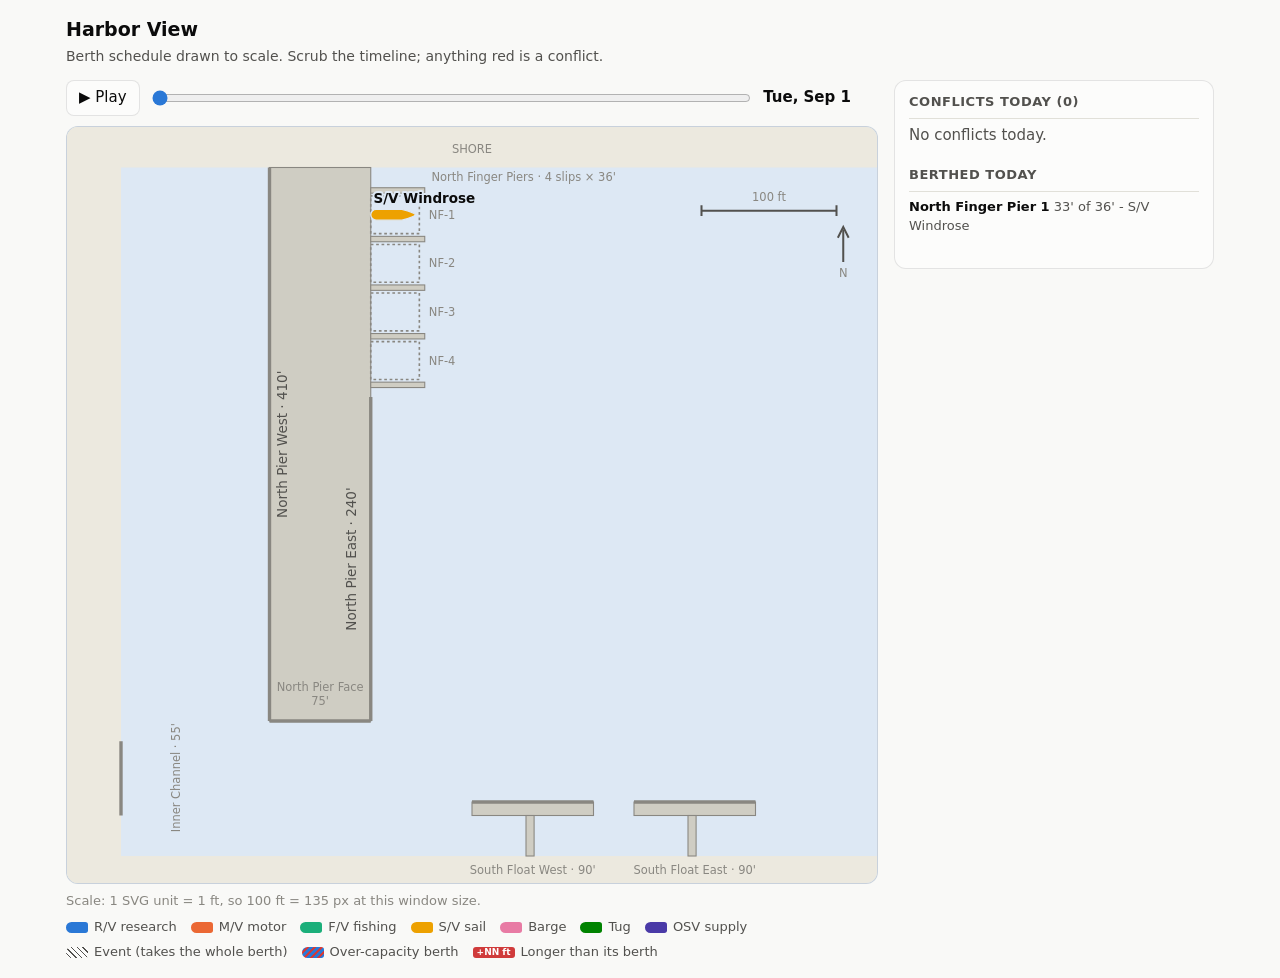
<file: prototypes/harbor.html>
<!DOCTYPE html>
<html lang="en">
<head>
<meta charset="utf-8">
<meta name="viewport" content="width=device-width, initial-scale=1">
<meta name="color-scheme" content="light dark">
<title>Harbor View</title>
<style>
/* ---- Color tokens (dataviz reference palette). Light first, dark below. ----
   Series colors identify vessel TYPE (categorical, fixed order). --critical is a
   status color reserved for conflicts and is never used for a vessel type. */
:root {
  color-scheme: light;
  --page: #f9f9f7;  --surface: #fcfcfb;  --ink: #0b0b0b;  --ink-2: #52514e;  --muted: #898781;
  --hair: #e1e0d9;  --border: rgba(11, 11, 11, .10);
  --water: #dde8f4; --land: #ece9df;  --pier: #cfcdc3;  --pier-edge: #898781;
  --c-rv: #2a78d6;  --c-mv: #eb6834;  --c-fv: #1baf7a;  --c-sv: #eda100;
  --c-barge: #e87ba4; --c-tug: #008300; --c-osv: #4a3aa7;
  --critical: #d03b3b; --on-critical: #ffffff;
}
@media (prefers-color-scheme: dark) {
  :root:not([data-theme="light"]) {
    color-scheme: dark;
    --page: #0d0d0d; --surface: #1a1a19; --ink: #ffffff; --ink-2: #c3c2b7; --muted: #898781;
    --hair: #2c2c2a; --border: rgba(255, 255, 255, .10);
    --water: #16263a; --land: #262622; --pier: #45443f; --pier-edge: #898781;
    --c-rv: #3987e5; --c-mv: #d95926; --c-fv: #199e70; --c-sv: #c98500;
    --c-barge: #d55181; --c-tug: #008300; --c-osv: #9085e9;
  }
}
:root[data-theme="dark"] {
  color-scheme: dark;
  --page: #0d0d0d; --surface: #1a1a19; --ink: #ffffff; --ink-2: #c3c2b7; --muted: #898781;
  --hair: #2c2c2a; --border: rgba(255, 255, 255, .10);
  --water: #16263a; --land: #262622; --pier: #45443f; --pier-edge: #898781;
  --c-rv: #3987e5; --c-mv: #d95926; --c-fv: #199e70; --c-sv: #c98500;
  --c-barge: #d55181; --c-tug: #008300; --c-osv: #9085e9;
}

/* ---- Page layout: one column on phones, map + side panel on wide screens ---- */
* { box-sizing: border-box; }
body { margin: 0; background: var(--page); color: var(--ink);
       font: 15px/1.45 system-ui, -apple-system, "Segoe UI", sans-serif; }
.wrap { max-width: 1180px; margin: 0 auto; padding: 16px; }
h1 { font-size: 19px; margin: 0 0 2px; }
.sub { margin: 0 0 14px; color: var(--ink-2); font-size: 14px; }
.layout { display: grid; gap: 16px; grid-template-columns: minmax(0, 1fr); }
@media (min-width: 900px) {
  .layout { grid-template-columns: minmax(0, 1fr) 320px; align-items: start; }
  .panel { position: sticky; top: 16px; }
}

/* ---- Controls ---- */
.controls { display: flex; align-items: center; gap: 10px; flex-wrap: wrap; margin-bottom: 10px; }
.controls input[type="range"] { flex: 1 1 160px; min-width: 120px; accent-color: var(--c-rv); }
button { font: inherit; padding: 6px 12px; border-radius: 8px; border: 1px solid var(--border);
         background: var(--surface); color: var(--ink); cursor: pointer; }
button:hover { border-color: var(--muted); }
.date { font-weight: 600; min-width: 11ch; font-variant-numeric: tabular-nums; }

/* ---- Map box. The SVG stretches to the box width; on very narrow screens the
   box scrolls sideways so labels stay legible (the page itself never does). ---- */
.map-wrap { position: relative; overflow-x: auto; border: 1px solid var(--border);
            border-radius: 12px; background: var(--water); }
#map { display: block; width: 100%; min-width: 540px; height: auto; }
#map text { font-family: system-ui, -apple-system, "Segoe UI", sans-serif; }
.land { fill: var(--land); }
.pier { fill: var(--pier); stroke: var(--pier-edge); stroke-width: .8; }
.lbl { fill: var(--ink-2); font-size: 10px; }
.lbl.small { fill: var(--muted); font-size: 8.5px; }
.compass line, .compass path, .scale line { stroke: var(--ink-2); stroke-width: 1.5; fill: none; }
.hatch-bg { fill: var(--surface); }
.hatch-event { stroke: var(--ink-2); stroke-width: 1.5; }
.hatch-conflict { stroke: var(--critical); stroke-width: 2; }

/* Berth faces: a fender line; a slip is an outlined box. Over capacity -> red pulse. */
.berth-line { stroke: var(--pier-edge); stroke-width: 2.5; fill: none; }
.berth-line.slip { stroke-width: 1.2; stroke-dasharray: 2 2; }
.berth-line.over { stroke: var(--critical); stroke-width: 4; stroke-dasharray: none;
                   animation: pulse 1.1s ease-in-out infinite; }
@keyframes pulse { 50% { stroke-opacity: .25; } }

/* Vessels: a <g> whose CSS transform is animated between "offshore" and "berthed". */
.vessel { cursor: pointer; transition: transform .45s ease, opacity .45s ease; }
.vessel.hidden { opacity: 0; pointer-events: none; }
.vessel .body { stroke: var(--water); stroke-width: 1; }          /* 1-unit surface ring between packed hulls */
.vessel:focus-visible { outline: none; }
.vessel:focus-visible .body { stroke: var(--ink); stroke-width: 2; }
.t-rv .body { fill: var(--c-rv); }   .t-mv .body { fill: var(--c-mv); }   .t-fv .body { fill: var(--c-fv); }
.t-sv .body { fill: var(--c-sv); }   .t-barge .body { fill: var(--c-barge); }
.t-tug .body { fill: var(--c-tug); } .t-osv .body { fill: var(--c-osv); }
.event .body { fill: url(#hatchEvent); stroke: var(--muted); stroke-dasharray: 3 2; }
.stripes { fill: url(#hatchConflict); display: none; }
.vessel.over .stripes { display: block; }                          /* striped overlay = over-capacity berth */
.name { font-size: 10px; font-weight: 600; fill: var(--ink); pointer-events: none;
        paint-order: stroke; stroke: var(--water); stroke-width: 3px; stroke-linejoin: round; }
.badge rect { fill: var(--critical); }
.badge text { fill: var(--on-critical); font-size: 8.5px; font-weight: 700; }

/* Click card, legend, side panel */
.card { position: absolute; z-index: 2; max-width: 250px; padding: 10px 26px 10px 12px; font-size: 13.5px;
        background: var(--surface); color: var(--ink); border: 1px solid var(--border);
        border-radius: 10px; box-shadow: 0 6px 20px rgba(0, 0, 0, .18); }
.card[hidden] { display: none; }
.card .close { position: absolute; top: 2px; right: 4px; border: 0; background: none; padding: 2px 6px; }
.card .meta { color: var(--ink-2); margin-top: 4px; }
.scale-note { margin: 8px 0 0; font-size: 13px; color: var(--muted); }
.legend { display: flex; flex-wrap: wrap; gap: 6px 14px; margin: 8px 0 0; padding: 0; font-size: 13px;
          color: var(--ink-2); list-style: none; }
.legend li { display: flex; align-items: center; gap: 6px; }
.sw { display: inline-block; width: 22px; height: 11px; border-radius: 6px 3px 3px 6px; }
.sw.hatch { background: repeating-linear-gradient(45deg, var(--surface) 0 3px, var(--ink-2) 3px 4px); }
.sw.stripe { background: repeating-linear-gradient(135deg, var(--c-rv) 0 3px, var(--critical) 3px 5px); }
.sw.pill { width: auto; padding: 0 4px; border-radius: 3px; background: var(--critical);
           color: var(--on-critical); font-size: 9px; font-weight: 700; line-height: 11px; }
.panel { background: var(--surface); border: 1px solid var(--border); border-radius: 12px; padding: 12px 14px; }
.panel h2 { font-size: 13px; margin: 0 0 6px; text-transform: uppercase; letter-spacing: .04em; color: var(--ink-2); }
.panel ul { margin: 0 0 14px; padding: 0; list-style: none; }
.conflict, .occ { display: flex; gap: 8px; padding: 6px 0; border-top: 1px solid var(--hair); font-size: 14px; }
.ico { flex: none; width: 18px; height: 18px; border-radius: 50%; background: var(--critical);
       color: var(--on-critical); font-size: 12px; font-weight: 800; text-align: center; line-height: 18px; }
.ok { color: var(--ink-2); padding: 6px 0; border-top: 1px solid var(--hair); }
.occ { font-size: 13px; color: var(--ink-2); display: block; }
.occ b { color: var(--ink); font-weight: 600; }
@media (prefers-reduced-motion: reduce) {
  .vessel { transition: none; }
  .berth-line.over { animation: none; }
}
</style>
</head>
<body>
<div class="wrap">
  <h1>Harbor View</h1>
  <p class="sub">Berth schedule drawn to scale. Scrub the timeline; anything red is a conflict.</p>
  <div class="layout">
    <section>
      <div class="controls">
        <button id="play" aria-pressed="false">&#9654; Play</button>
        <input id="day" type="range" min="0" max="59" value="0" aria-label="Day of schedule">
        <span id="date" class="date"></span>
      </div>

      <div id="mapWrap" class="map-wrap">
        <!-- The viewBox is 600 x 560 FEET: every coordinate below is a distance in feet.
             The browser stretches the drawing to fit, so all berths and hulls share one scale. -->
        <svg id="map" viewBox="0 0 600 560" role="img" aria-labelledby="mapTitle">
          <title id="mapTitle">Plan view of the waterfront berths</title>
          <defs>
            <pattern id="hatchEvent" patternUnits="userSpaceOnUse" width="8" height="8" patternTransform="rotate(45)">
              <rect class="hatch-bg" width="8" height="8"/><line class="hatch-event" x1="0" y1="0" x2="0" y2="8"/>
            </pattern>
            <pattern id="hatchConflict" patternUnits="userSpaceOnUse" width="6" height="6" patternTransform="rotate(135)">
              <line class="hatch-conflict" x1="0" y1="0" x2="0" y2="6"/>
            </pattern>
          </defs>

          <!-- Land: north shore, west shore, south shore -->
          <g class="land">
            <rect x="0" y="0" width="600" height="30"/>
            <rect x="0" y="0" width="40" height="560"/>
            <rect x="0" y="540" width="600" height="20"/>
          </g>

          <!-- Structures. North Pier: 75 ft wide, 410 ft long, running south from the shore.
               Its west side is the 410' berth, its south end the 75' Face, and the southern
               240' of its east side the East berth; the northern part carries the finger piers. -->
          <g class="pier">
            <rect x="150" y="30" width="75" height="410"/>
            <rect x="225" y="45" width="40" height="4"/>
            <rect x="225" y="81" width="40" height="4"/>
            <rect x="225" y="117" width="40" height="4"/>
            <rect x="225" y="153" width="40" height="4"/>
            <rect x="225" y="189" width="40" height="4"/>
            <rect x="300" y="500" width="90" height="10"/><rect x="340" y="510" width="6" height="30"/>
            <rect x="420" y="500" width="90" height="10"/><rect x="460" y="510" width="6" height="30"/>
          </g>

          <!-- Berth labels -->
          <text class="lbl small" x="300" y="19" text-anchor="middle">SHORE</text>
          <text class="lbl" transform="translate(163 235) rotate(-90)" text-anchor="middle">North Pier West &#183; 410'</text>
          <text class="lbl" transform="translate(214 320) rotate(-90)" text-anchor="middle">North Pier East &#183; 240'</text>
          <text class="lbl small" x="187.5" y="418" text-anchor="middle">North Pier Face<tspan x="187.5" dy="10">75'</tspan></text>
          <text class="lbl small" x="270" y="40">North Finger Piers &#183; 4 slips &#215; 36'</text>
          <text class="lbl small" x="268" y="68">NF-1</text>
          <text class="lbl small" x="268" y="104">NF-2</text>
          <text class="lbl small" x="268" y="140">NF-3</text>
          <text class="lbl small" x="268" y="176">NF-4</text>
          <text class="lbl small" transform="translate(84 482) rotate(-90)" text-anchor="middle">Inner Channel &#183; 55'</text>
          <text class="lbl small" x="345" y="553" text-anchor="middle">South Float West &#183; 90'</text>
          <text class="lbl small" x="465" y="553" text-anchor="middle">South Float East &#183; 90'</text>

          <!-- Scale bar (100 ft) and north arrow -->
          <g class="scale" transform="translate(470 62)">
            <line x1="0" y1="0" x2="100" y2="0"/><line x1="0" y1="-4" x2="0" y2="4"/><line x1="100" y1="-4" x2="100" y2="4"/>
            <text class="lbl small" x="50" y="-7" text-anchor="middle">100 ft</text>
          </g>
          <g class="compass" transform="translate(575 100)">
            <line x1="0" y1="0" x2="0" y2="-24"/><path d="M-4,-18 L0,-26 L4,-18"/>
            <text class="lbl small" y="11" text-anchor="middle">N</text>
          </g>

          <!-- Dynamic layers, filled by the script -->
          <g id="berthLines"></g>
          <g id="bands"></g>
          <g id="vessels"></g>
        </svg>
        <div id="card" class="card" hidden></div>
      </div>

      <p class="scale-note">Scale: 1 SVG unit = 1 ft, so 100 ft = <span id="pxPerFt">&#8230;</span> px at this window size.</p>
      <ul class="legend" aria-label="Legend">
        <li><span class="sw" style="background:var(--c-rv)"></span>R/V research</li>
        <li><span class="sw" style="background:var(--c-mv)"></span>M/V motor</li>
        <li><span class="sw" style="background:var(--c-fv)"></span>F/V fishing</li>
        <li><span class="sw" style="background:var(--c-sv)"></span>S/V sail</li>
        <li><span class="sw" style="background:var(--c-barge)"></span>Barge</li>
        <li><span class="sw" style="background:var(--c-tug)"></span>Tug</li>
        <li><span class="sw" style="background:var(--c-osv)"></span>OSV supply</li>
        <li><span class="sw hatch"></span>Event (takes the whole berth)</li>
        <li><span class="sw stripe"></span>Over-capacity berth</li>
        <li><span class="sw pill">+NN ft</span>Longer than its berth</li>
      </ul>
    </section>

    <aside class="panel">
      <h2>Conflicts today (<span id="count">0</span>)</h2>
      <ul id="conflicts"></ul>
      <h2>Berthed today</h2>
      <ul id="occupancy"></ul>
    </aside>
  </div>
</div>

<script>
'use strict';
/* =====================================================================
   1. SCALE
   The SVG viewBox is 600 x 560 and we treat 1 unit = 1 foot. A 120 ft hull is a
   120-unit path, a 75 ft face is a 75-unit line. The browser then scales the whole
   picture to the page width, so pixels-per-foot changes with the window but every
   shape shares it. updateScaleNote() prints the current value under the map.
   ===================================================================== */
const FENDER   = 2;    // ft between a hull and the berth face
const PACK_GAP = 4;    // ft between hulls moored end-to-end (the capacity rule ignores it)
const OFFSHORE = 80;   // ft: where a hull waits before arriving / after departing
const BAND     = 14;   // ft: thickness of an event band
const VIEW_W   = 600;  // viewBox width in feet, for the px-per-foot readout

/* 2. BERTHS. Coordinates are feet on the map above.
   start = where the first vessel's stern goes;  dir = unit vector along the face
   (hulls are packed in this direction);  water = unit vector from the face into open
   water (hulls sit on that side). A slip has water [0,0]: its hull sits on the slip's
   centreline and enters or leaves through the open end, i.e. along dir. */
const BERTHS = [
  { id: 'NPW', name: 'North Pier West',     len: 410, kind: 'linear', start: [150, 30],  dir: [0, 1], water: [-1, 0] },
  { id: 'NPF', name: 'North Pier Face',     len: 75,  kind: 'linear', start: [150, 440], dir: [1, 0], water: [0, 1] },
  { id: 'NPE', name: 'North Pier East',     len: 240, kind: 'linear', start: [225, 200], dir: [0, 1], water: [1, 0] },
  { id: 'IC',  name: 'Inner Channel',       len: 55,  kind: 'linear', start: [40, 455],  dir: [0, 1], water: [1, 0] },
  { id: 'SFW', name: 'South Float West',    len: 90,  kind: 'linear', start: [300, 500], dir: [1, 0], water: [0, -1] },
  { id: 'SFE', name: 'South Float East',    len: 90,  kind: 'linear', start: [420, 500], dir: [1, 0], water: [0, -1] },
  { id: 'NF1', name: 'North Finger Pier 1', len: 36,  kind: 'slip',   start: [225, 65],  dir: [1, 0], water: [0, 0] },
  { id: 'NF2', name: 'North Finger Pier 2', len: 36,  kind: 'slip',   start: [225, 101], dir: [1, 0], water: [0, 0] },
  { id: 'NF3', name: 'North Finger Pier 3', len: 36,  kind: 'slip',   start: [225, 137], dir: [1, 0], water: [0, 0] },
  { id: 'NF4', name: 'North Finger Pier 4', len: 36,  kind: 'slip',   start: [225, 173], dir: [1, 0], water: [0, 0] },
];

/* 3. SCHEDULE (60 days from 1 Sep 2026). Dates are END-INCLUSIVE: a stay from
   09-10 to 09-18 occupies the berth on both of those days. An event has no length
   of its own; it takes the whole berth. */
const RESERVATIONS = [
  { name: 'R/V Tidewatch',       len: 95,  berth: 'NPW', start: '2026-09-02', end: '2026-09-06' },
  { name: 'Barge Bluewater',     len: 110, berth: 'NPE', start: '2026-09-03', end: '2026-09-09' },
  { name: 'R/V Coral Warden',    len: 120, berth: 'NPF', start: '2026-09-05', end: '2026-09-09' }, // 120' on a 75' face
  { name: 'S/V Windrose',        len: 33,  berth: 'NF1', start: '2026-09-01', end: '2026-09-30' },
  { name: 'S/V Pelagic',         len: 30,  berth: 'NF4', start: '2026-09-03', end: '2026-09-09' },
  { name: 'F/V Kestrel',         len: 72,  berth: 'SFW', start: '2026-09-08', end: '2026-09-14' },
  { name: 'F/V Salt Runner',     len: 60,  berth: 'SFE', start: '2026-09-10', end: '2026-09-18' },
  { name: 'M/V Sea Lark',        len: 48,  berth: 'IC',  start: '2026-09-12', end: '2026-09-16' },
  { name: 'S/V Marlin',          len: 38,  berth: 'NF3', start: '2026-09-12', end: '2026-10-02' }, // 38' in a 36' slip
  { name: 'F/V Morning Tide',    len: 55,  berth: 'SFE', start: '2026-09-15', end: '2026-09-22' }, // 60+55 > 90 with Salt Runner
  { name: 'OSV Deep Anchor',     len: 210, berth: 'NPW', start: '2026-09-18', end: '2026-09-26' },
  { name: 'OSV Meridian',        len: 160, berth: 'NPE', start: '2026-09-20', end: '2026-09-30' },
  { name: 'Tug Osprey',          len: 85,  berth: 'NPW', start: '2026-09-20', end: '2026-09-24' },
  { name: 'R/V Petrel',          len: 65,  berth: 'NPW', start: '2026-09-21', end: '2026-09-23' }, // 3 hulls on the 410' pier
  { name: 'F/V Kestrel',         len: 72,  berth: 'NPF', start: '2026-09-24', end: '2026-09-27' },
  { name: 'R/V Tidewatch',       len: 95,  berth: 'NPE', start: '2026-09-27', end: '2026-10-05' }, // 160+95 > 240 with Meridian
  { name: 'M/V Sea Lark',        len: 48,  berth: 'SFW', start: '2026-10-01', end: '2026-10-06' },
  { name: 'S/V Alouette',        len: 34,  berth: 'NF2', start: '2026-10-01', end: '2026-10-10' },
  { name: 'Community sail day',  event: true, berth: 'SFW', start: '2026-10-03', end: '2026-10-04' }, // clashes with Sea Lark
  { name: 'S/V Pelagic',         len: 30,  berth: 'NF2', start: '2026-10-08', end: '2026-10-12' }, // two boats, one slip
  { name: 'M/V Harbor Star',     len: 140, berth: 'NPE', start: '2026-10-08', end: '2026-10-14' },
  { name: "R/V Neptune's Reach", len: 200, berth: 'NPW', start: '2026-10-10', end: '2026-10-20' },
  { name: 'Tug Grit',            len: 70,  berth: 'IC',  start: '2026-10-12', end: '2026-10-16' }, // 70' on a 55' quay
  { name: 'S/V Windrose',        len: 33,  berth: 'NF1', start: '2026-10-14', end: '2026-10-30' },
  { name: 'Barge Titan 4',       len: 180, berth: 'NPW', start: '2026-10-15', end: '2026-10-22' },
  { name: 'Crane maintenance',   event: true, berth: 'NPF', start: '2026-10-18', end: '2026-10-21' },
  { name: 'R/V Coral Warden',    len: 120, berth: 'SFE', start: '2026-10-20', end: '2026-10-26' }, // 120' on a 90' float
  { name: 'Tug Osprey',          len: 85,  berth: 'SFW', start: '2026-10-24', end: '2026-10-28' },
];
const TYPE_NAMES = { rv: 'Research vessel', mv: 'Motor vessel', fv: 'Fishing vessel', sv: 'Sailing vessel',
                     barge: 'Barge', tug: 'Tug', osv: 'Offshore supply vessel' };

/* 4. SMALL HELPERS */
const START = Date.UTC(2026, 8, 1);   // day 0 = 1 Sep 2026 (months are 0-based). UTC avoids DST slips.
const DAYS  = 60;
const $     = id => document.getElementById(id);
const dayOf = iso => Math.round((Date.parse(iso + 'T00:00:00Z') - START) / 864e5);
const fmtDate = d => new Date(START + d * 864e5)
  .toLocaleDateString(undefined, { weekday: 'short', month: 'short', day: 'numeric', timeZone: 'UTC' });
const berthById = id => BERTHS.find(b => b.id === id);
const typeOf    = r => r.name.split(' ')[0].replace('/', '').toLowerCase();   // 'R/V Petrel' -> 'rv'
const lengthOf  = (r, b) => r.event ? b.len : r.len;                         // an event fills its berth
const beamOf    = len => Math.max(8, Math.min(36, len * 0.24));               // plausible beam in feet
const isSlip    = b => b.kind === 'slip';
const arriveFrom = b => isSlip(b) ? b.dir : b.water;                          // which way hulls come and go

/* Make an SVG element with attributes and (optionally) append it to a parent. */
function el(tag, attrs, parent) {
  const e = document.createElementNS('http://www.w3.org/2000/svg', tag);
  for (const k in attrs) e.setAttribute(k, attrs[k]);
  if (parent) parent.appendChild(e);
  return e;
}

/* Hull outline in local coordinates: centreline on y = 0, stern at x = -L/2 (rounded
   with a half circle), bow at x = +L/2 (pointed). h is half the beam. */
function hullPath(L, h) {
  const s = -L / 2, e = L / 2, taper = Math.min(L * 0.3, 3 * h);
  return `M${s + h},${-h} H${e - taper} Q${e},${-h * 0.35} ${e},0 Q${e},${h * 0.35} ${e - taper},${h}` +
         ` H${s + h} A${h},${h} 0 0 1 ${s + h},${-h} Z`;
}

/* CSS transform that puts a hull (or event band) on its berth. offset = feet from the
   berth start to the stern. When berthed is false the hull is parked OFFSHORE feet out
   in the water, which is where the arrival/departure animation starts and ends. */
function transformFor(r, b, offset, berthed) {
  const L = lengthOf(r, b), h = (r.event ? BAND : beamOf(L)) / 2;
  const along = offset + L / 2;                          // hull centre, measured along the face
  const out = isSlip(b) ? 0 : FENDER + h;                // push the hull off the face onto the water side
  let cx = b.start[0] + b.dir[0] * along + b.water[0] * out;
  let cy = b.start[1] + b.dir[1] * along + b.water[1] * out;
  if (!berthed) { const a = arriveFrom(b); cx += a[0] * OFFSHORE; cy += a[1] * OFFSHORE; }
  const angle = Math.atan2(b.dir[1], b.dir[0]) * 180 / Math.PI;   // 0 = pointing east, 90 = pointing south
  return `translate(${cx}px, ${cy}px) rotate(${angle}deg)`;
}

/* 5. BUILD. One <g> per reservation, created once and moved by setDay(). */
function buildVessel(r) {
  const b = berthById(r.berth), L = lengthOf(r, b);
  const h = (r.event ? BAND : beamOf(L)) / 2;
  const vertical = b.dir[0] === 0;                                 // hull lies north-south
  // Which side of the hull faces the water, in local coords (+1 = local +y). 0 for slips.
  const waterSide = b.dir[0] * b.water[1] - b.dir[1] * b.water[0];
  const labelSide = waterSide > 0 ? 1 : -1;                        // beside-labels go on the water side
  const g = el('g', { class: `vessel hidden ${r.event ? 'event' : 't-' + typeOf(r)}`, tabindex: 0, role: 'button',
                      'aria-label': r.event ? `${r.name}, event at ${b.name}` : `${r.name}, ${r.len} ft, at ${b.name}` },
               $(r.event ? 'bands' : 'vessels'));
  const shape = r.event ? `M${-L / 2},${-h} h${L} v${2 * h} h${-L} Z` : hullPath(L, h);
  el('path', { d: shape, class: 'body' }, g);
  el('path', { d: shape, class: 'stripes' }, g);                   // shown only while over capacity
  el('title', {}, g).textContent = r.event ? r.name : `${r.name} (${r.len}')`;

  // Name: inside the hull when it is long enough, otherwise just beside it.
  const inside = r.event || L >= r.name.length * 6 + 16;
  const label = el('text', { class: 'name', 'dominant-baseline': 'middle',
                             x: inside || vertical ? 0 : -L / 2 + 2,
                             y: inside ? 0 : labelSide * (h + 8),
                             'text-anchor': inside || vertical ? 'middle' : 'start' }, g);
  if (vertical) label.setAttribute('transform', 'rotate(180)');    // so a rotated hull's text reads bottom-to-top
  label.textContent = r.name;

  // "+NN ft" badge for a vessel that is longer than its berth, sitting over the overhang.
  if (!r.event && r.len > b.len) {
    const over = r.len - b.len;
    const badge = el('g', { class: 'badge',
      transform: `translate(${L / 2 - over / 2},${-labelSide * (h + 8)})${vertical ? ' rotate(180)' : ''}` }, g);
    el('rect', { x: -17, y: -6, width: 34, height: 12, rx: 3 }, badge);
    el('text', { 'text-anchor': 'middle', 'dominant-baseline': 'middle', y: 0.5 }, badge).textContent = `+${over} ft`;
  }
  g.style.transform = transformFor(r, b, 0, false);                // start parked offshore
  g.addEventListener('click', ev => openCard(r, ev.clientX, ev.clientY));
  g.addEventListener('keydown', ev => {
    if (ev.key === 'Enter' || ev.key === ' ') { ev.preventDefault(); const bb = g.getBoundingClientRect();
      openCard(r, bb.left + bb.width / 2, bb.top + bb.height / 2); }
  });
  r.el = g;
}

/* Draw each berth's face as a fender line (slips as a dashed box) so it can pulse red. */
function drawBerthLines() {
  for (const b of BERTHS) {
    const [x, y] = b.start;
    b.lineEl = isSlip(b)
      ? el('rect', { x, y: y - 14, width: b.len, height: 28, class: 'berth-line slip' }, $('berthLines'))
      : el('line', { x1: x, y1: y, x2: x + b.dir[0] * b.len, y2: y + b.dir[1] * b.len, class: 'berth-line' }, $('berthLines'));
    el('title', {}, b.lineEl).textContent = `${b.name} (${b.len}')`;
  }
}

/* 6. SCHEDULE RULES */
const activeOn  = day => RESERVATIONS.filter(r => r.s <= day && day <= r.e);   // end date is inclusive
const byArrival = (a, b) => a.s - b.s || (a.len || 0) - (b.len || 0);

/* Where each active hull sits along its face: earliest arrival nearest the start, the
   rest packed after it with PACK_GAP between. Events keep offset 0 (whole berth). */
function placementsOn(day) {
  const at = new Map();
  for (const b of BERTHS) {
    let cursor = 0;
    for (const r of activeOn(day).filter(r => r.berth === b.id).sort(byArrival)) {
      at.set(r, r.event ? 0 : cursor);
      cursor += lengthOf(r, b) + PACK_GAP;
    }
  }
  return at;
}

/* THE CAPACITY RULE - two independent checks per berth:
   - overhang: a vessel longer than its berth never fits, even when it is alone;
   - over capacity: a slip holds ONE vessel; a linear face holds any number as long as
     their lengths add up to no more than the face length (an event counts as the whole
     face). The gaps between packed hulls are ignored on purpose. */
function conflictsOn(day) {
  const list = [];
  for (const b of BERTHS) {
    const here = activeOn(day).filter(r => r.berth === b.id);
    for (const r of here) {
      if (!r.event && r.len > b.len) list.push({ kind: 'overhang', berth: b, res: [r],
        text: `${r.name} (${r.len}') exceeds ${b.name} (${b.len}') by ${r.len - b.len} ft` });
    }
    if (here.length < 2) continue;
    const total = here.reduce((sum, r) => sum + lengthOf(r, b), 0);
    const parts = here.map(r => r.event ? `${r.name} (event, all ${b.len}')` : `${r.name} (${r.len}')`);
    if (isSlip(b)) list.push({ kind: 'overcap', berth: b, res: here,
      text: `${b.name} double-booked: ${parts.join(' and ')} - a slip holds one vessel` });
    else if (total > b.len) list.push({ kind: 'overcap', berth: b, res: here,
      text: `${b.name} over capacity: ${parts.join(' + ')} = ${total}' > ${b.len}'` });
  }
  return list;
}

/* 7. RENDER ONE DAY: move every hull to its berth or offshore, flag conflicts, fill the panel. */
const state = { day: 0 };
function setDay(day) {
  state.day = day;
  $('day').value = day;
  $('date').textContent = fmtDate(day);
  const active = activeOn(day), at = placementsOn(day), conflicts = conflictsOn(day);
  const overCap   = conflicts.filter(c => c.kind === 'overcap');
  const striped   = new Set(overCap.flatMap(c => c.res));
  const hotBerths = new Set(overCap.map(c => c.berth));
  for (const r of RESERVATIONS) {
    const on = active.includes(r), b = berthById(r.berth);
    if (on) r.offset = at.get(r);                       // remember the spot so it departs from there
    r.el.classList.toggle('hidden', !on);
    r.el.classList.toggle('over', striped.has(r));
    r.el.style.transform = transformFor(r, b, r.offset || 0, on);
  }
  for (const b of BERTHS) b.lineEl.classList.toggle('over', hotBerths.has(b));
  renderPanel(conflicts, active);
}

function renderPanel(conflicts, active) {
  const list = $('conflicts');
  list.innerHTML = conflicts.length ? '' : '<li class="ok">No conflicts today.</li>';
  $('count').textContent = conflicts.length;
  for (const c of conflicts) {
    const li = document.createElement('li');
    li.className = 'conflict';
    li.innerHTML = `<span class="ico" aria-hidden="true">${c.kind === 'overcap' ? '!' : '+'}</span><span></span>`;
    li.lastChild.textContent = c.text;
    list.appendChild(li);
  }
  const occ = $('occupancy');
  occ.innerHTML = '';
  for (const b of BERTHS) {
    const here = active.filter(r => r.berth === b.id);
    if (!here.length) continue;
    const used = here.reduce((sum, r) => sum + lengthOf(r, b), 0);
    const li = document.createElement('li');
    li.className = 'occ';
    li.innerHTML = '<b></b> ';
    li.firstChild.textContent = b.name;
    li.appendChild(document.createTextNode(`${used}' of ${b.len}' - ${here.map(r => r.name).join(', ')}`));
    occ.appendChild(li);
  }
  if (!occ.children.length) occ.innerHTML = '<li class="ok">Nothing berthed.</li>';
}

/* 8. TIMELINE CONTROLS: the slider picks a day; Play advances one day every 400 ms. */
let timer = null;
function play() {
  timer = setInterval(() => (state.day < DAYS - 1 ? setDay(state.day + 1) : pause()), 400);
  $('play').innerHTML = '&#10074;&#10074; Pause';
  $('play').setAttribute('aria-pressed', 'true');
}
function pause() {
  clearInterval(timer);
  timer = null;
  $('play').innerHTML = '&#9654; Play';
  $('play').setAttribute('aria-pressed', 'false');
}
$('play').addEventListener('click', () => {
  if (timer) { pause(); return; }
  if (state.day >= DAYS - 1) setDay(0);                 // at the end: start over
  play();
});
$('day').addEventListener('input', () => { pause(); setDay(+$('day').value); });

/* 9. CLICK CARD: details for one reservation, placed near the click but kept inside the map box. */
function openCard(r, clientX, clientY) {
  const b = berthById(r.berth), card = $('card'), wrap = $('mapWrap');
  const status = r.event ? 'Event: occupies the whole berth'
               : r.len > b.len ? `Does not fit: ${r.len - b.len} ft longer than the berth` : 'Fits the berth';
  card.innerHTML = '<button class="close" aria-label="Close">&#215;</button><strong></strong><div class="meta"></div>';
  card.querySelector('strong').textContent = r.name;
  const lines = [ r.event ? 'Event' : `${r.len} ft - ${TYPE_NAMES[typeOf(r)]}`,
                  `${b.name} (${b.len} ft)`,
                  `${fmtDate(r.s)} to ${fmtDate(r.e)} (${r.e - r.s + 1} days)`, status ];
  for (const t of lines) { const d = document.createElement('div'); d.textContent = t; card.querySelector('.meta').appendChild(d); }
  card.querySelector('.close').addEventListener('click', closeCard);
  card.hidden = false;
  const box = wrap.getBoundingClientRect();
  const x = clientX - box.left + wrap.scrollLeft, y = clientY - box.top;
  card.style.left = Math.max(4, Math.min(x + 12, wrap.scrollLeft + wrap.clientWidth - card.offsetWidth - 8)) + 'px';
  card.style.top  = Math.max(4, Math.min(y + 12, wrap.clientHeight - card.offsetHeight - 8)) + 'px';
}
function closeCard() { $('card').hidden = true; }
$('map').addEventListener('click', ev => { if (!ev.target.closest('.vessel')) closeCard(); });
document.addEventListener('keydown', ev => { if (ev.key === 'Escape') closeCard(); });

/* 10. SCALE READOUT: the SVG's on-screen width divided by its width in feet. */
function updateScaleNote() {
  const pxPerFt = $('map').getBoundingClientRect().width / VIEW_W;
  $('pxPerFt').textContent = Math.round(pxPerFt * 100);
}
window.addEventListener('resize', updateScaleNote);

/* 11. START */
for (const r of RESERVATIONS) { r.s = dayOf(r.start); r.e = dayOf(r.end); buildVessel(r); }
drawBerthLines();
updateScaleNote();
setTimeout(() => setDay(0), 50);                        // a beat later, so day-0 vessels visibly sail in
</script>
</body>
</html>
</file>
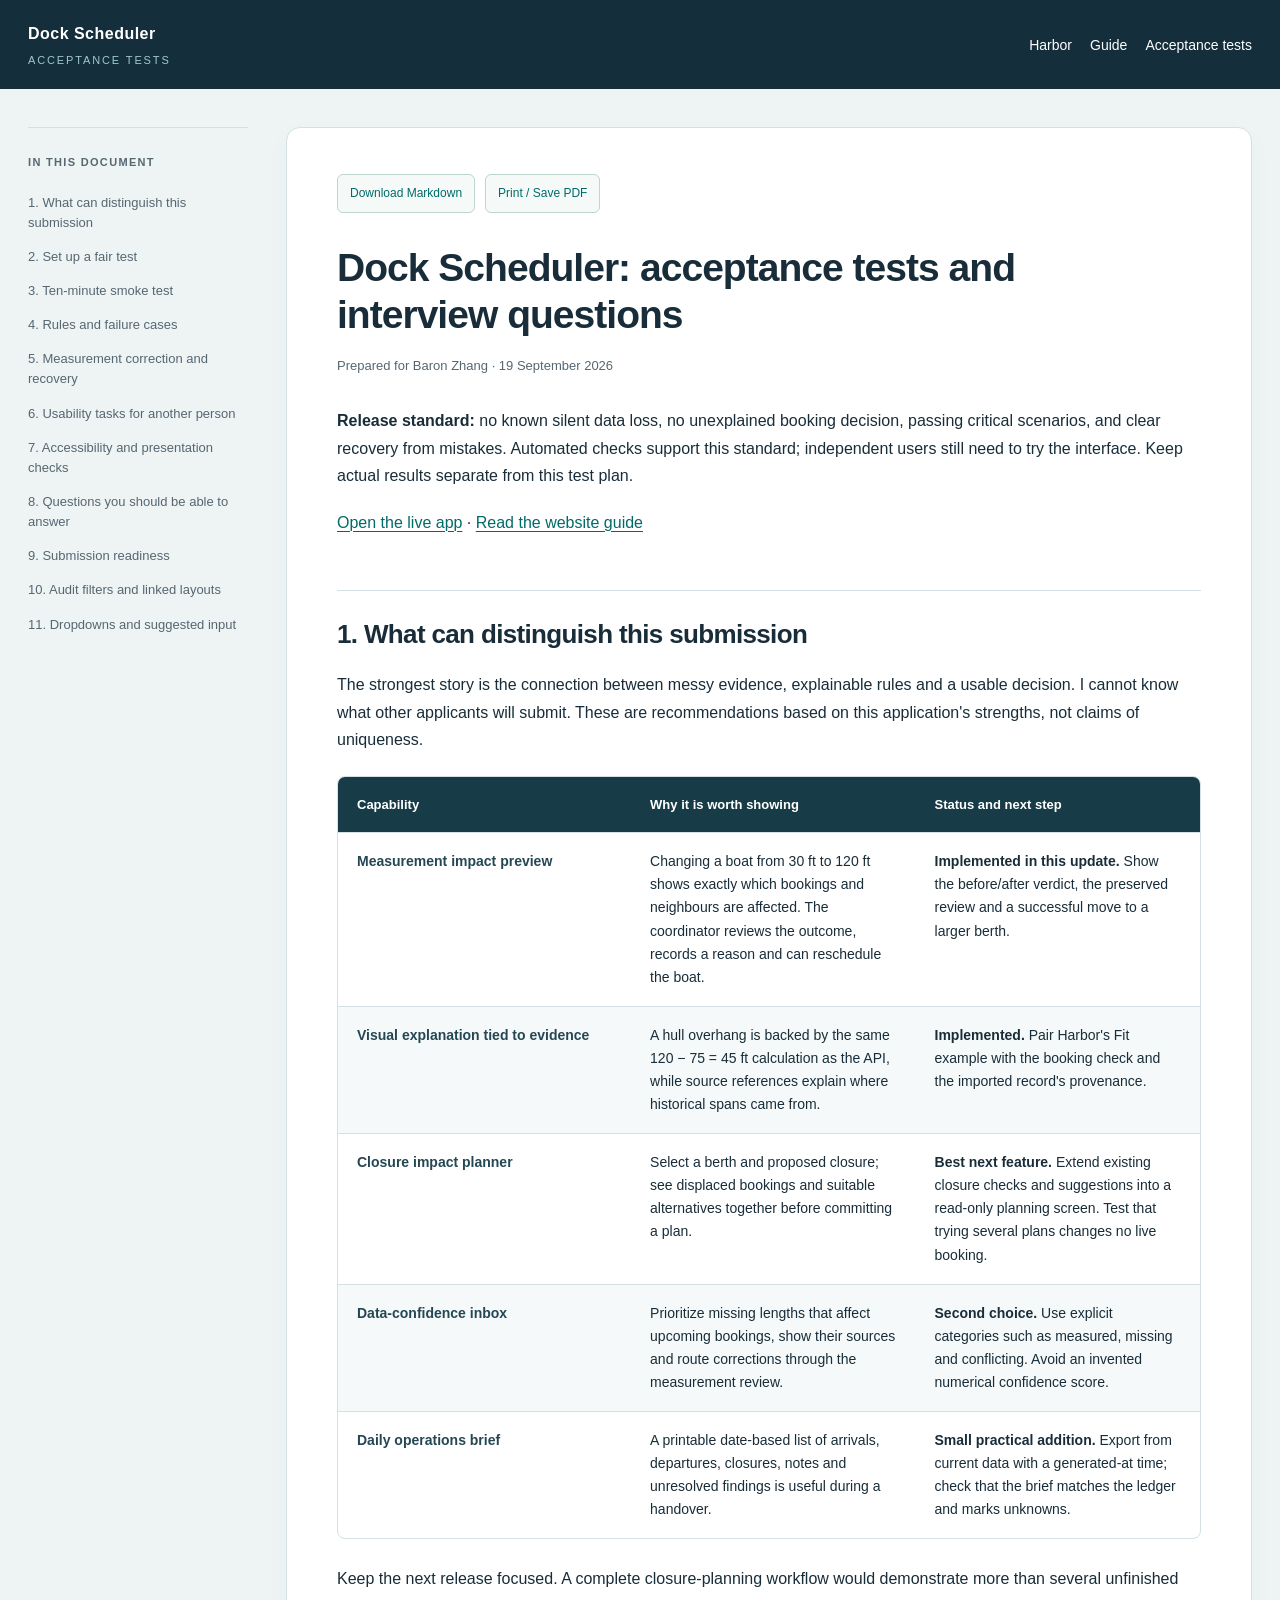
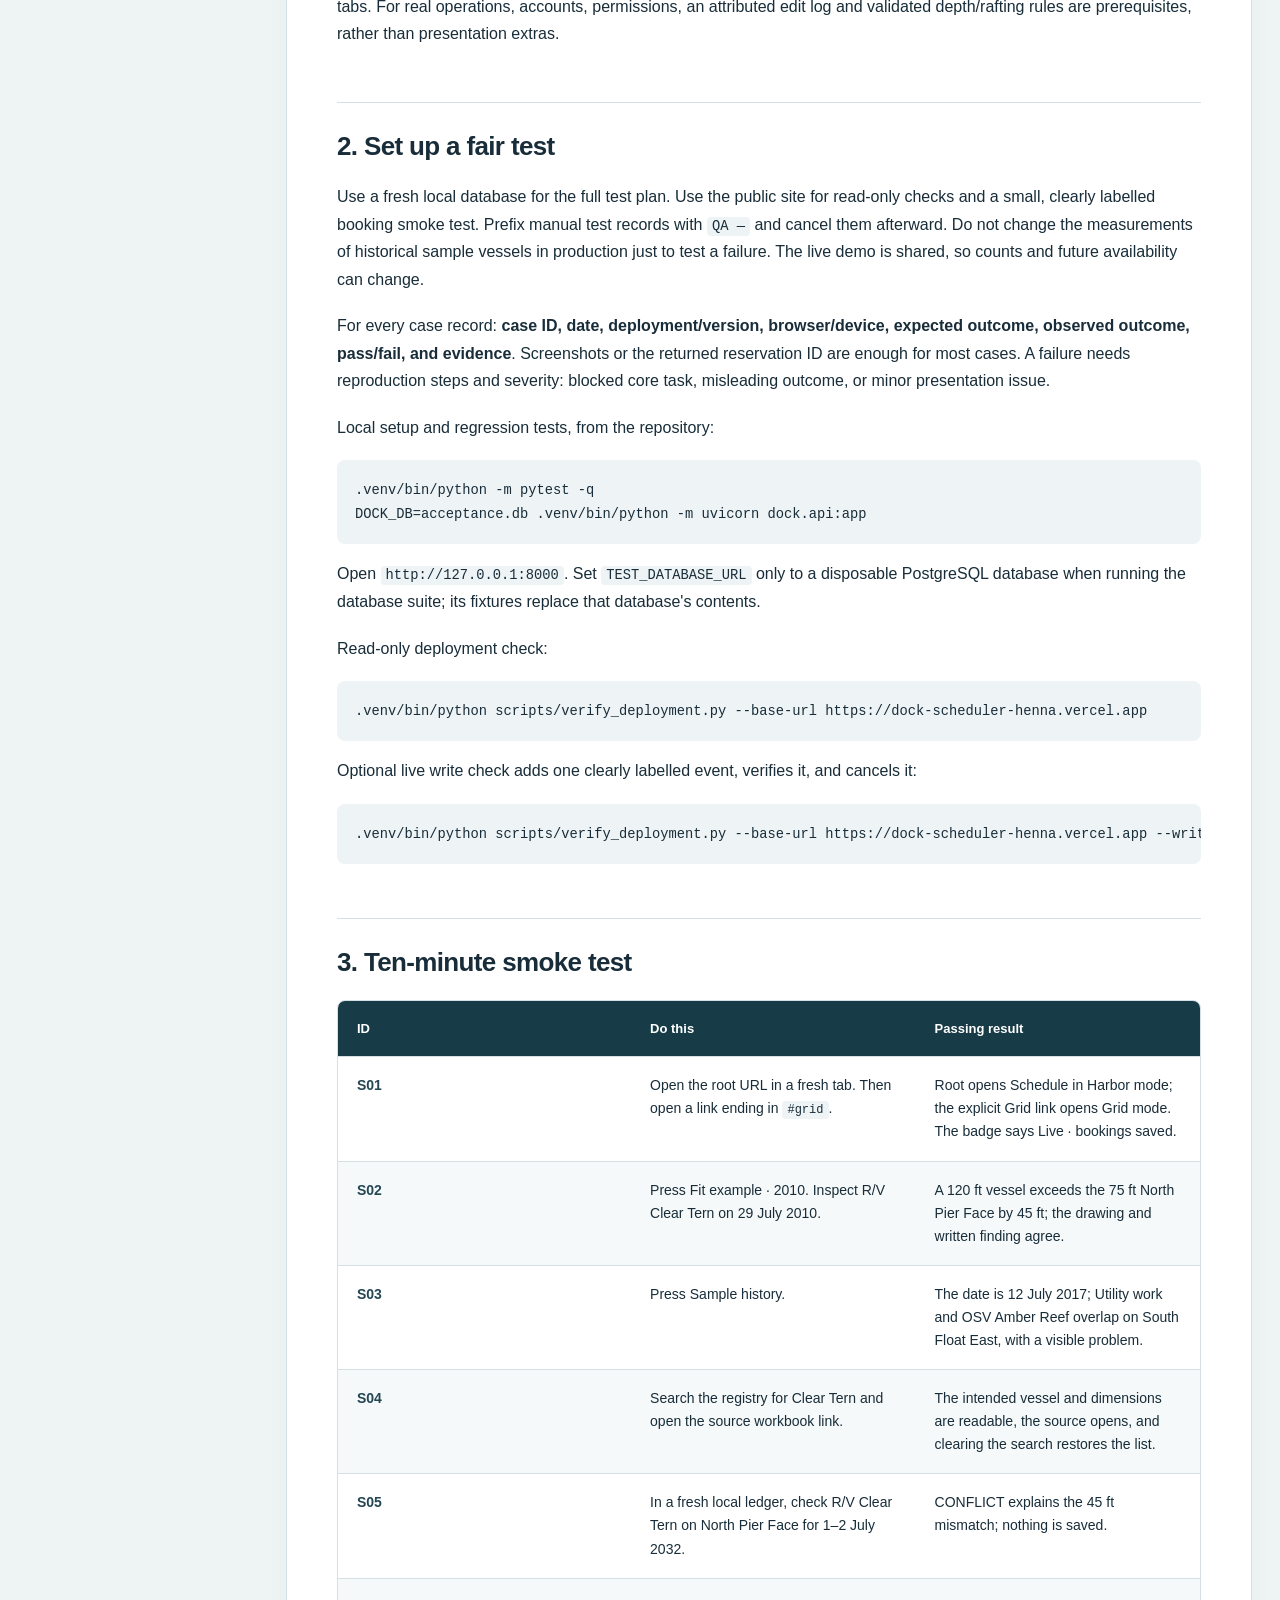
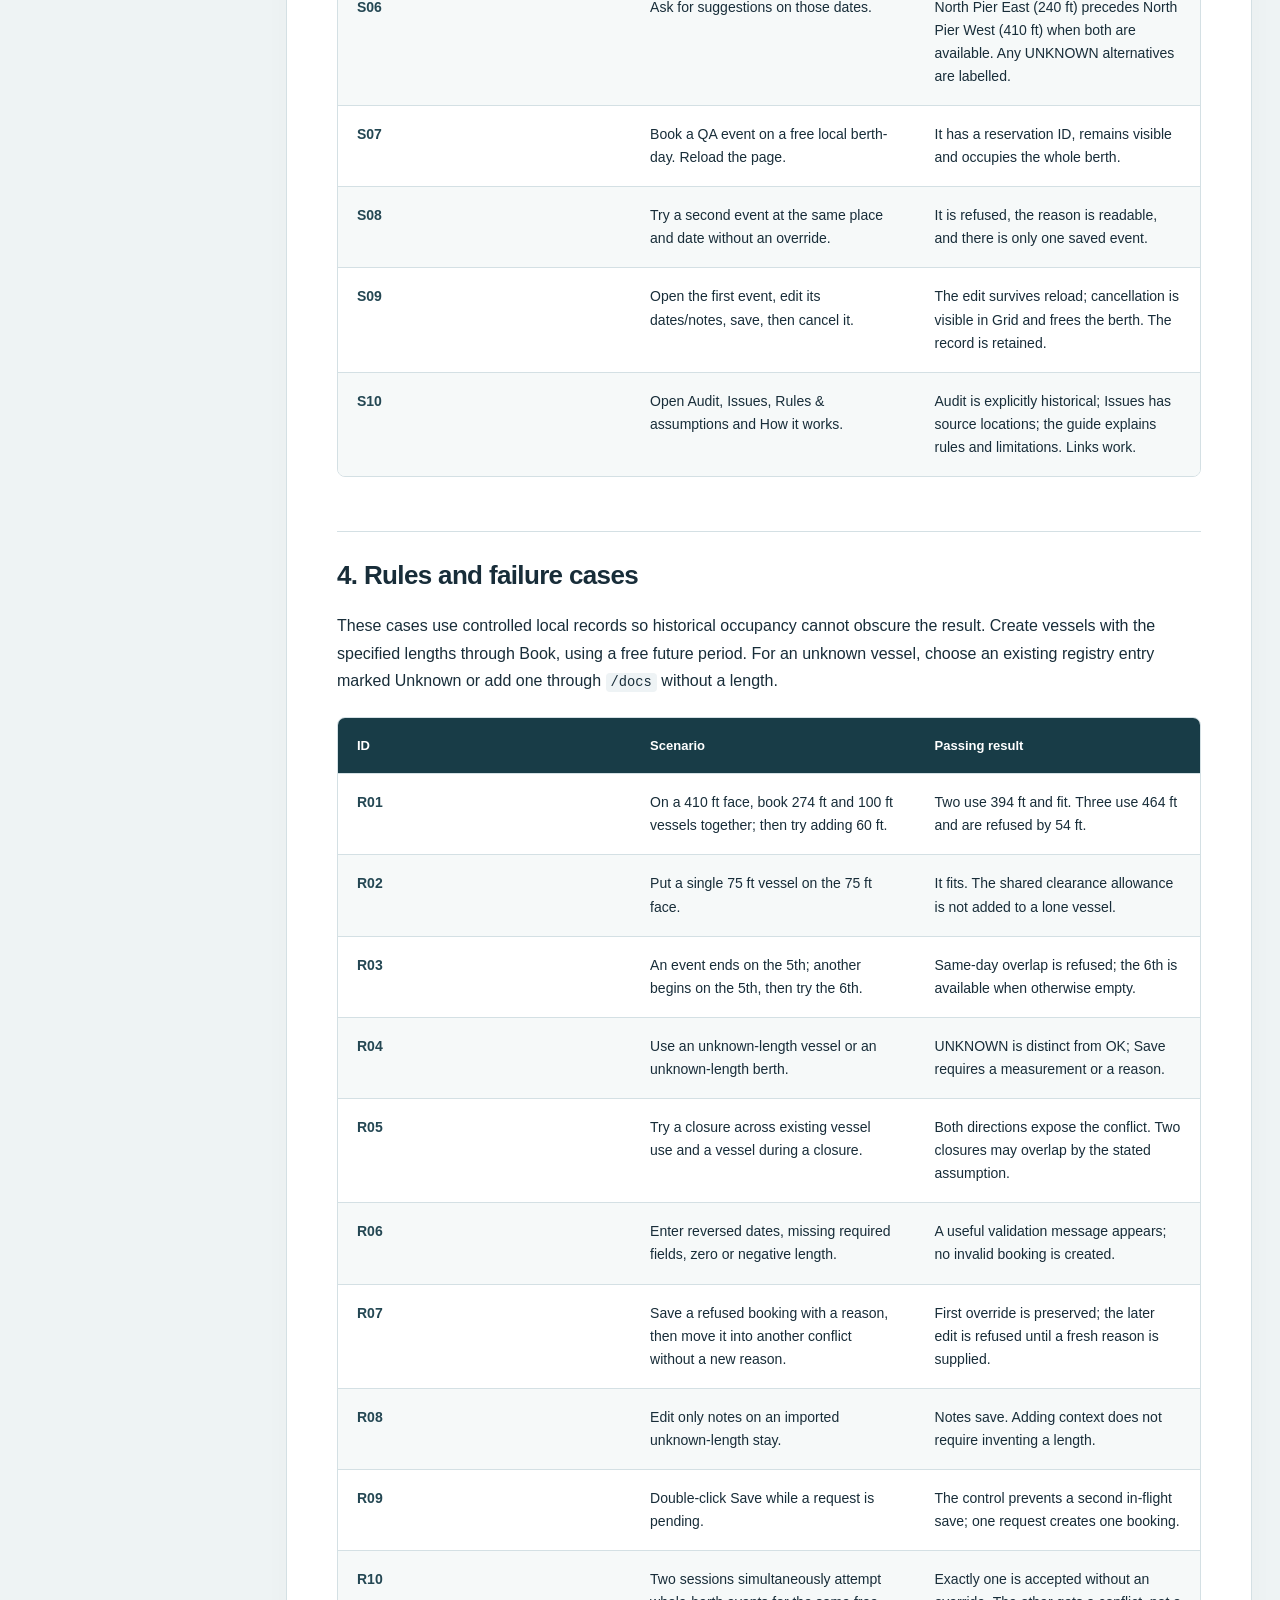
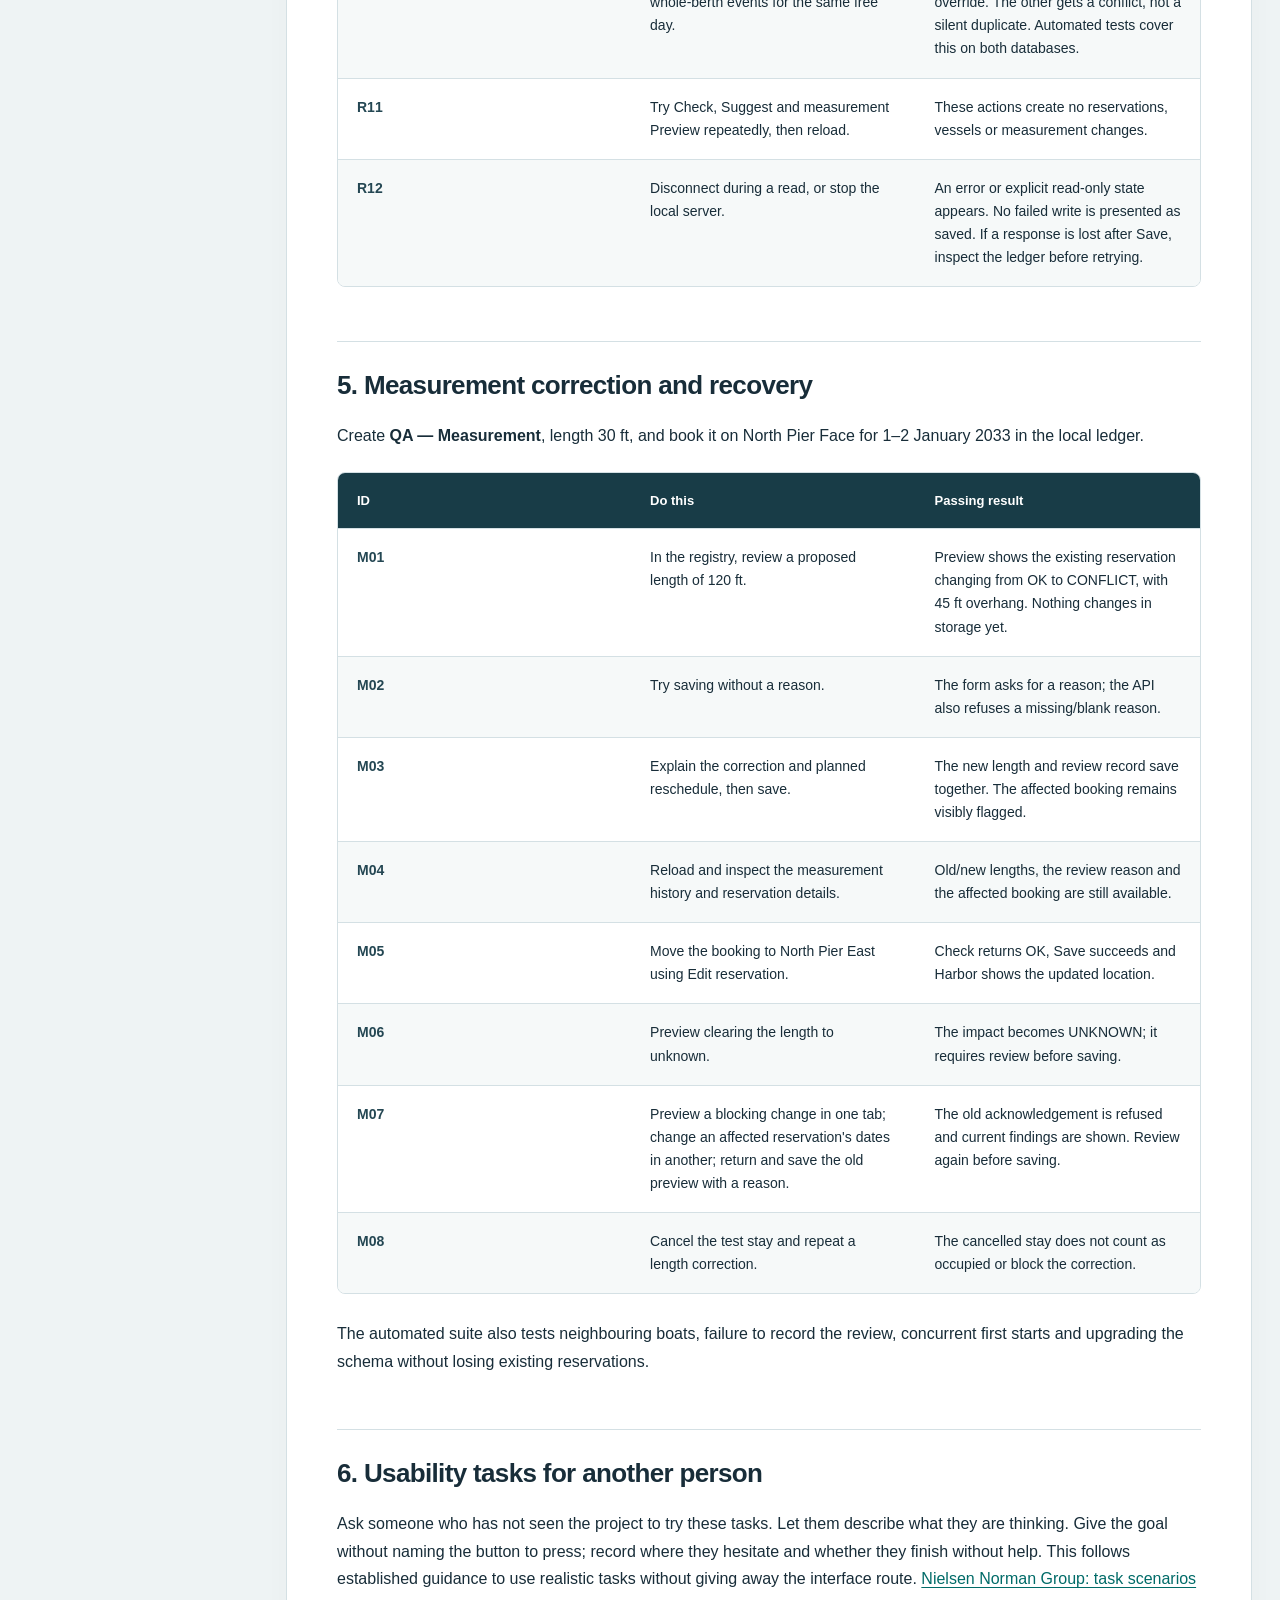
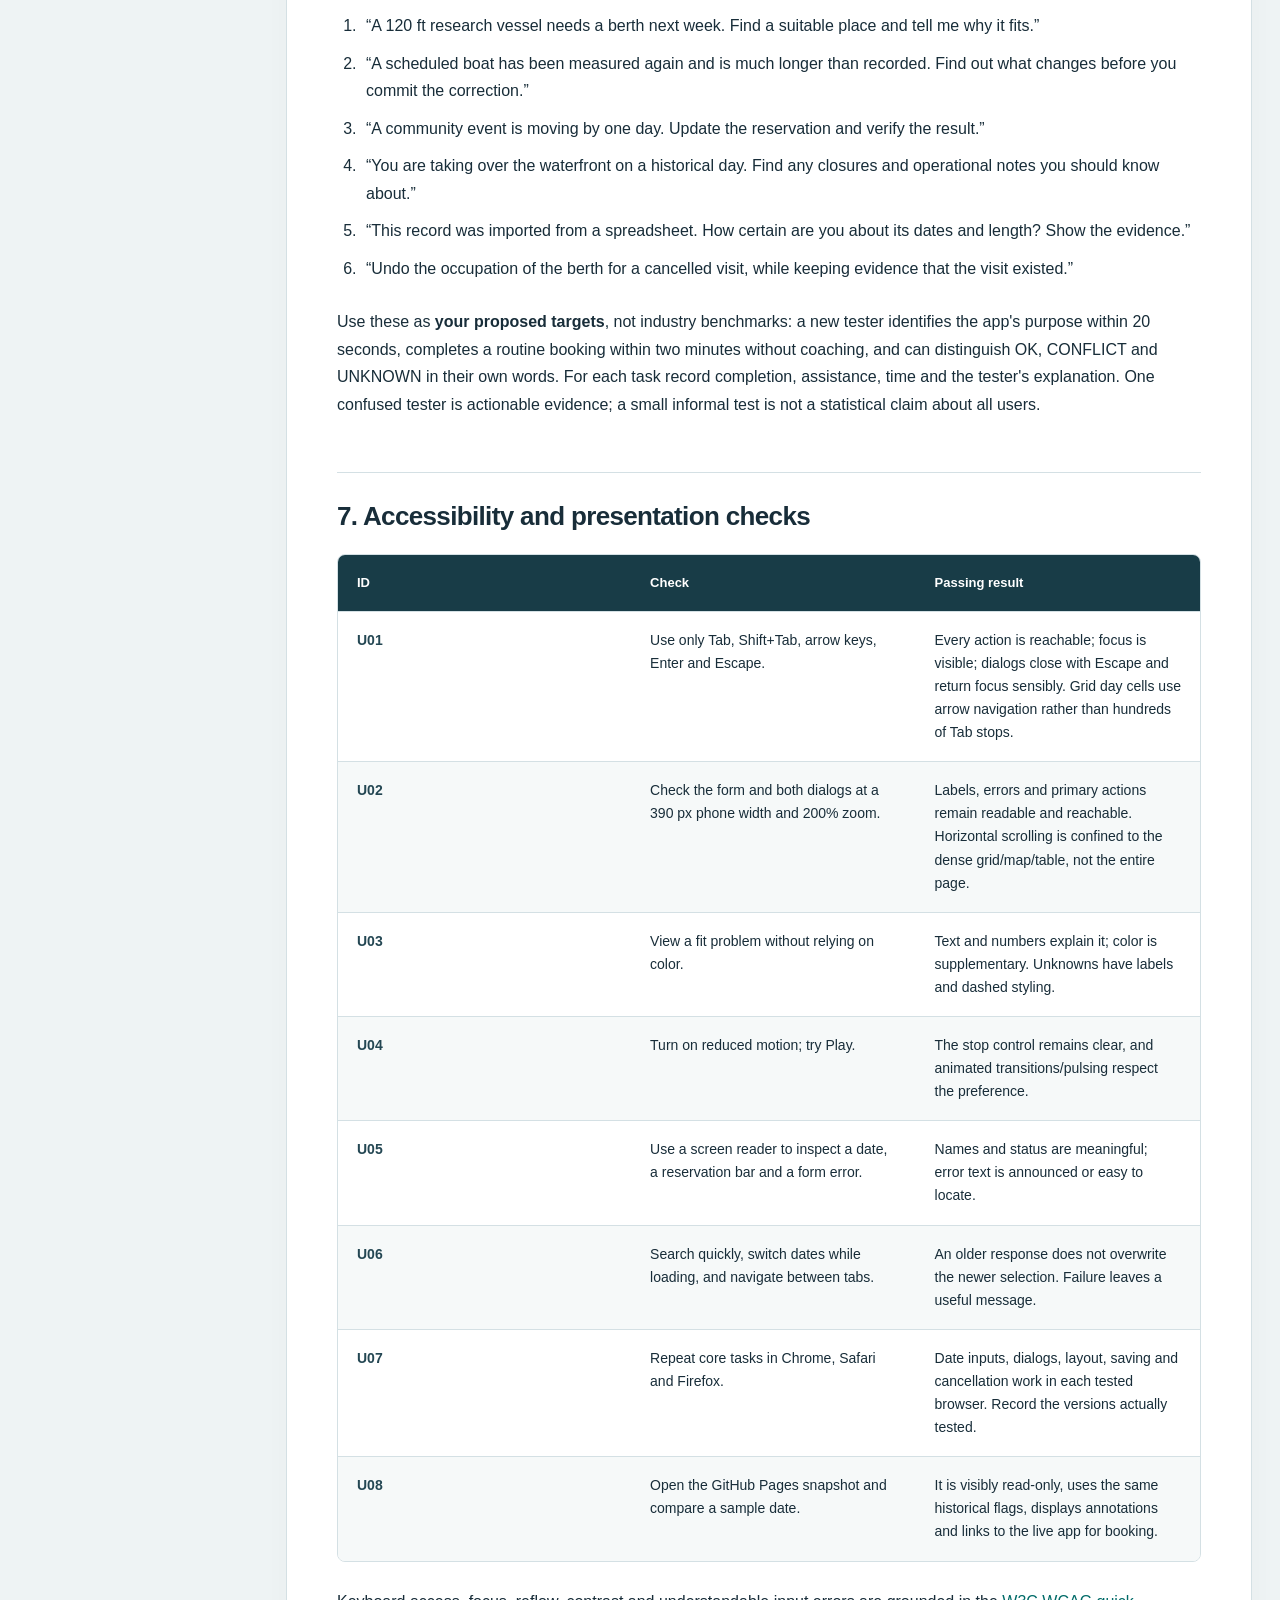
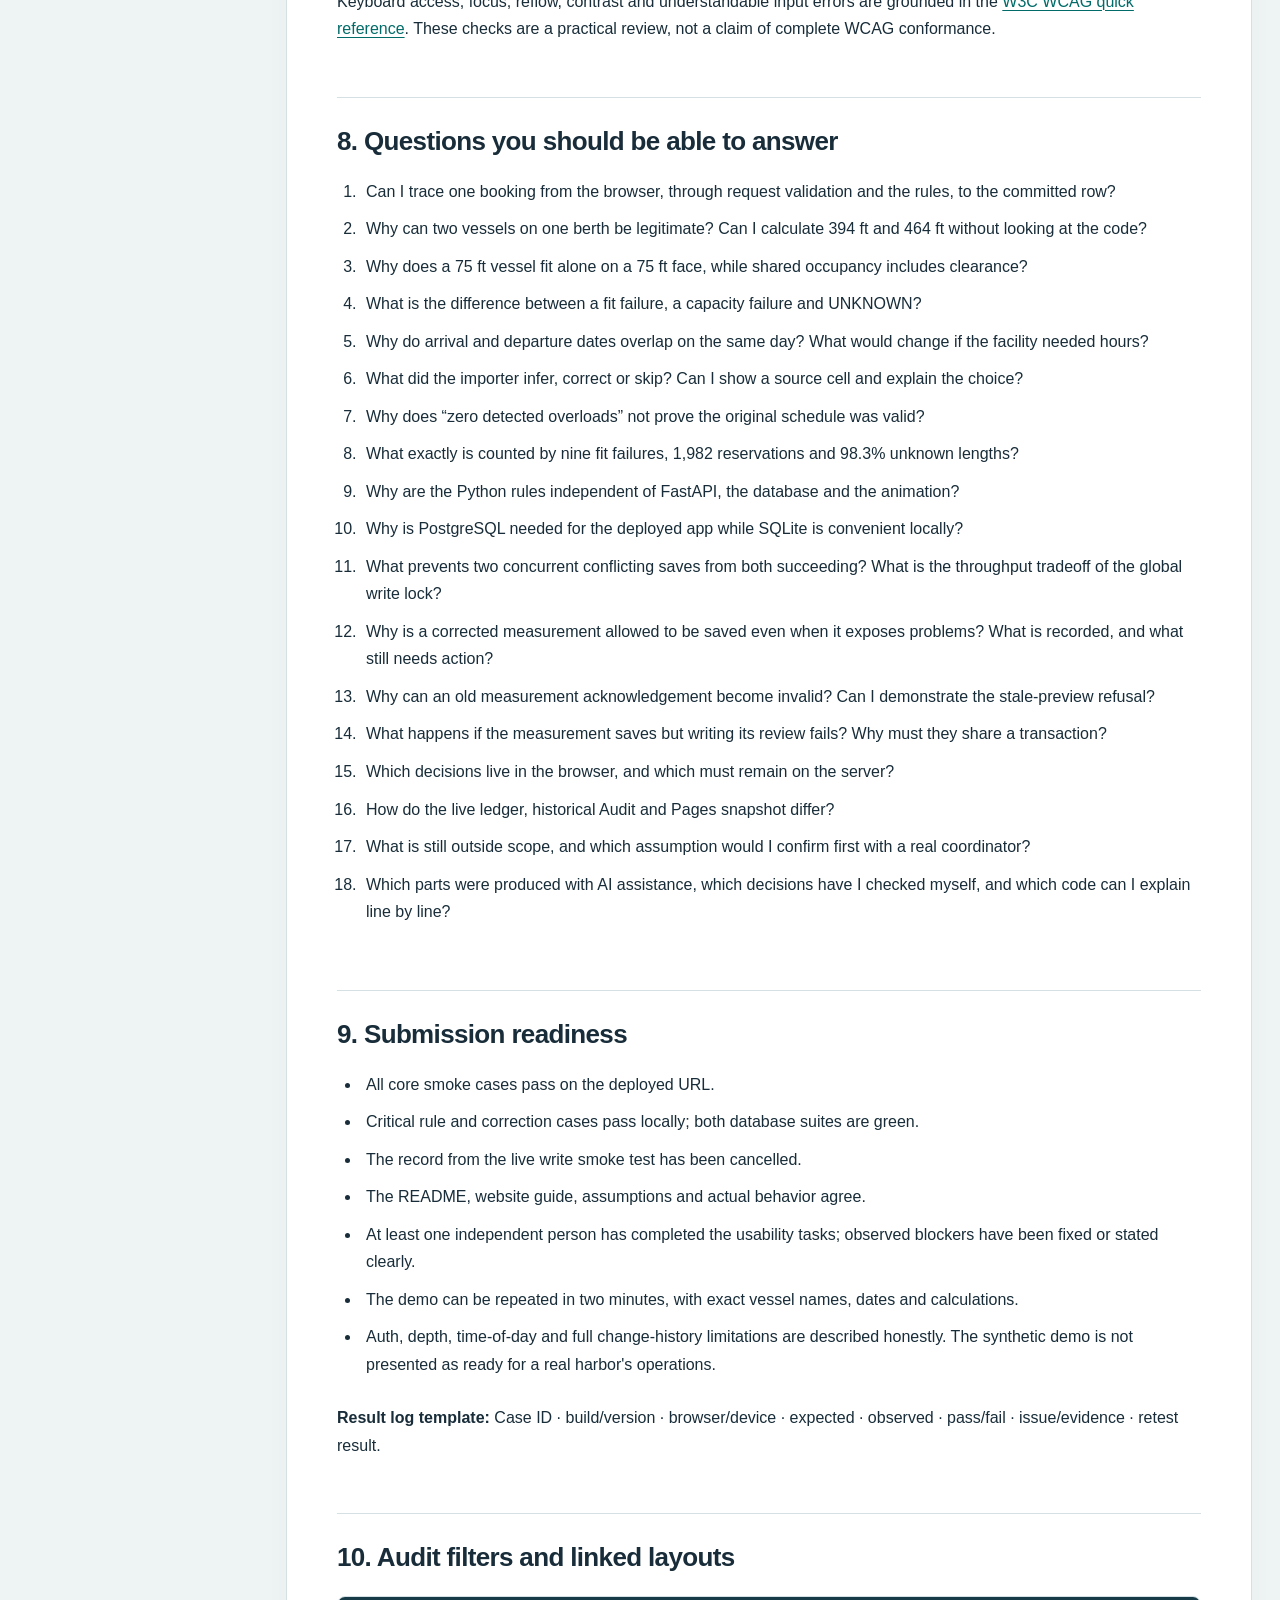
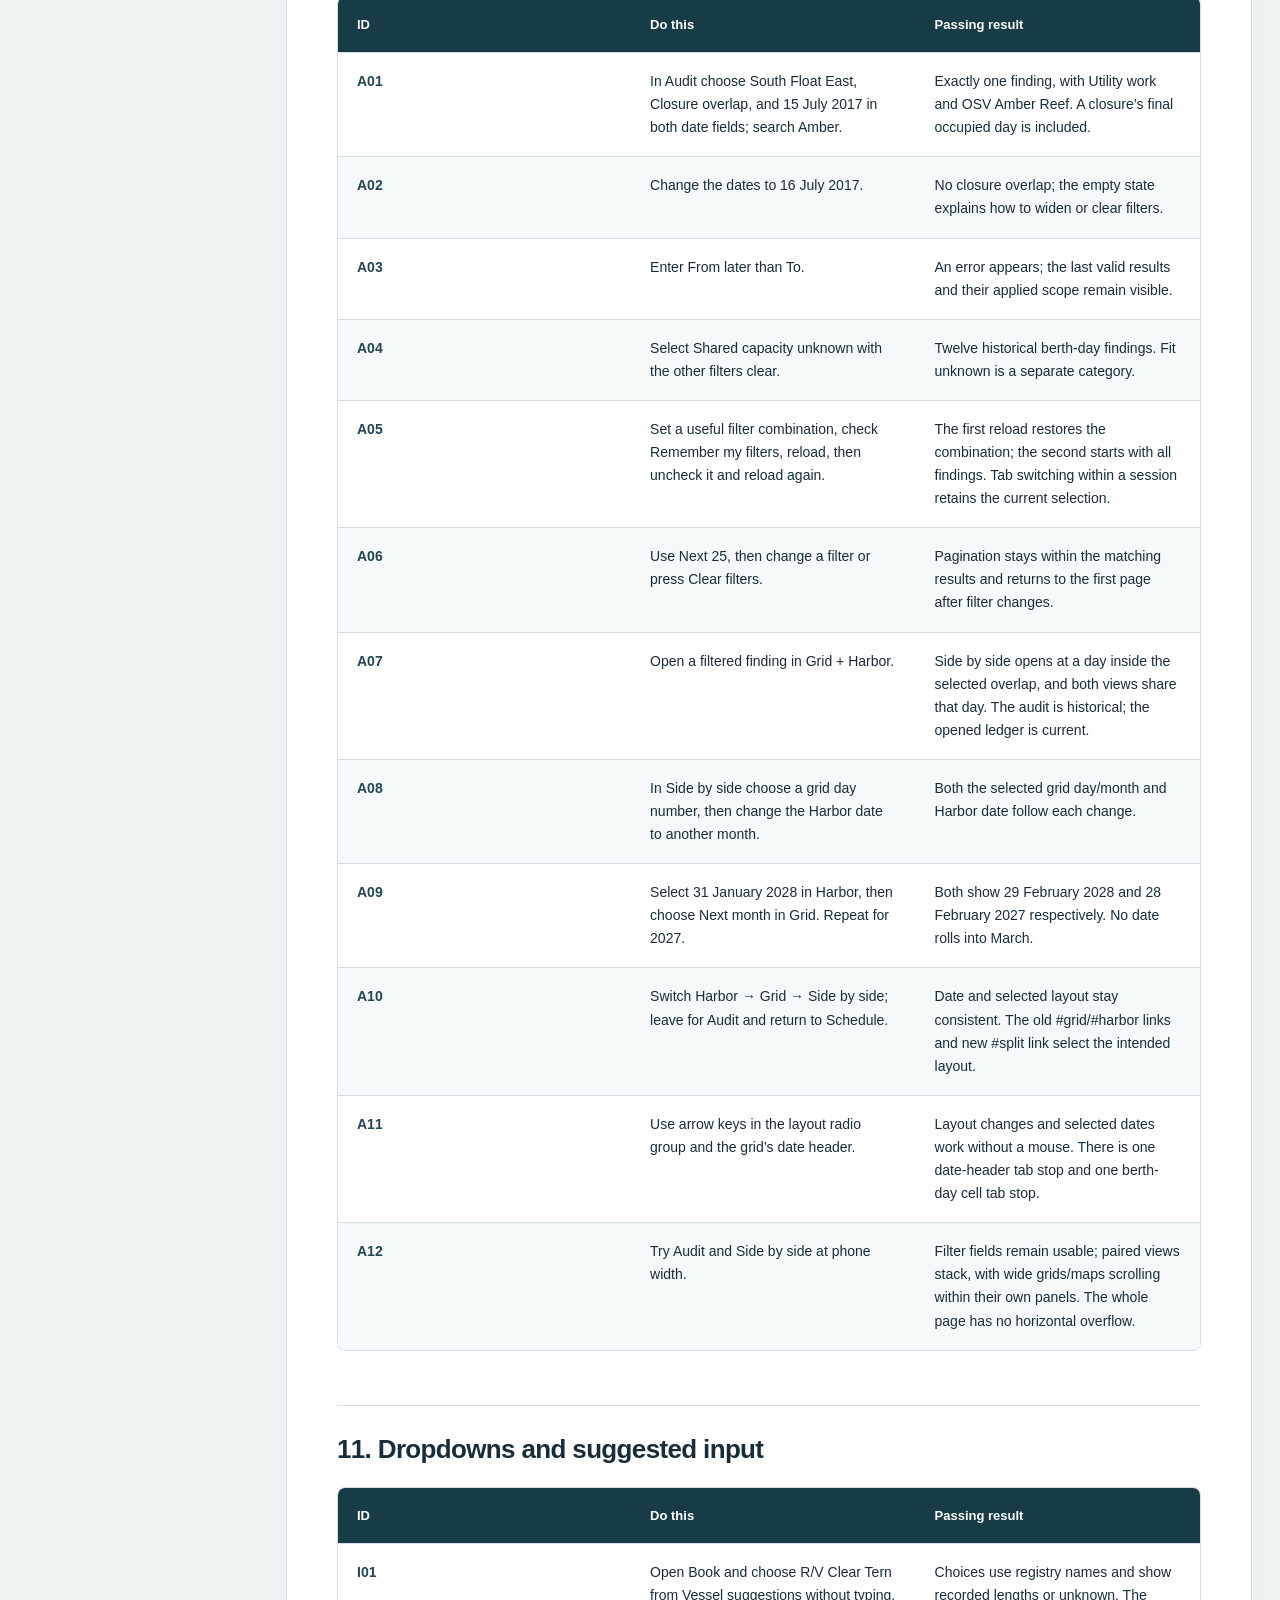
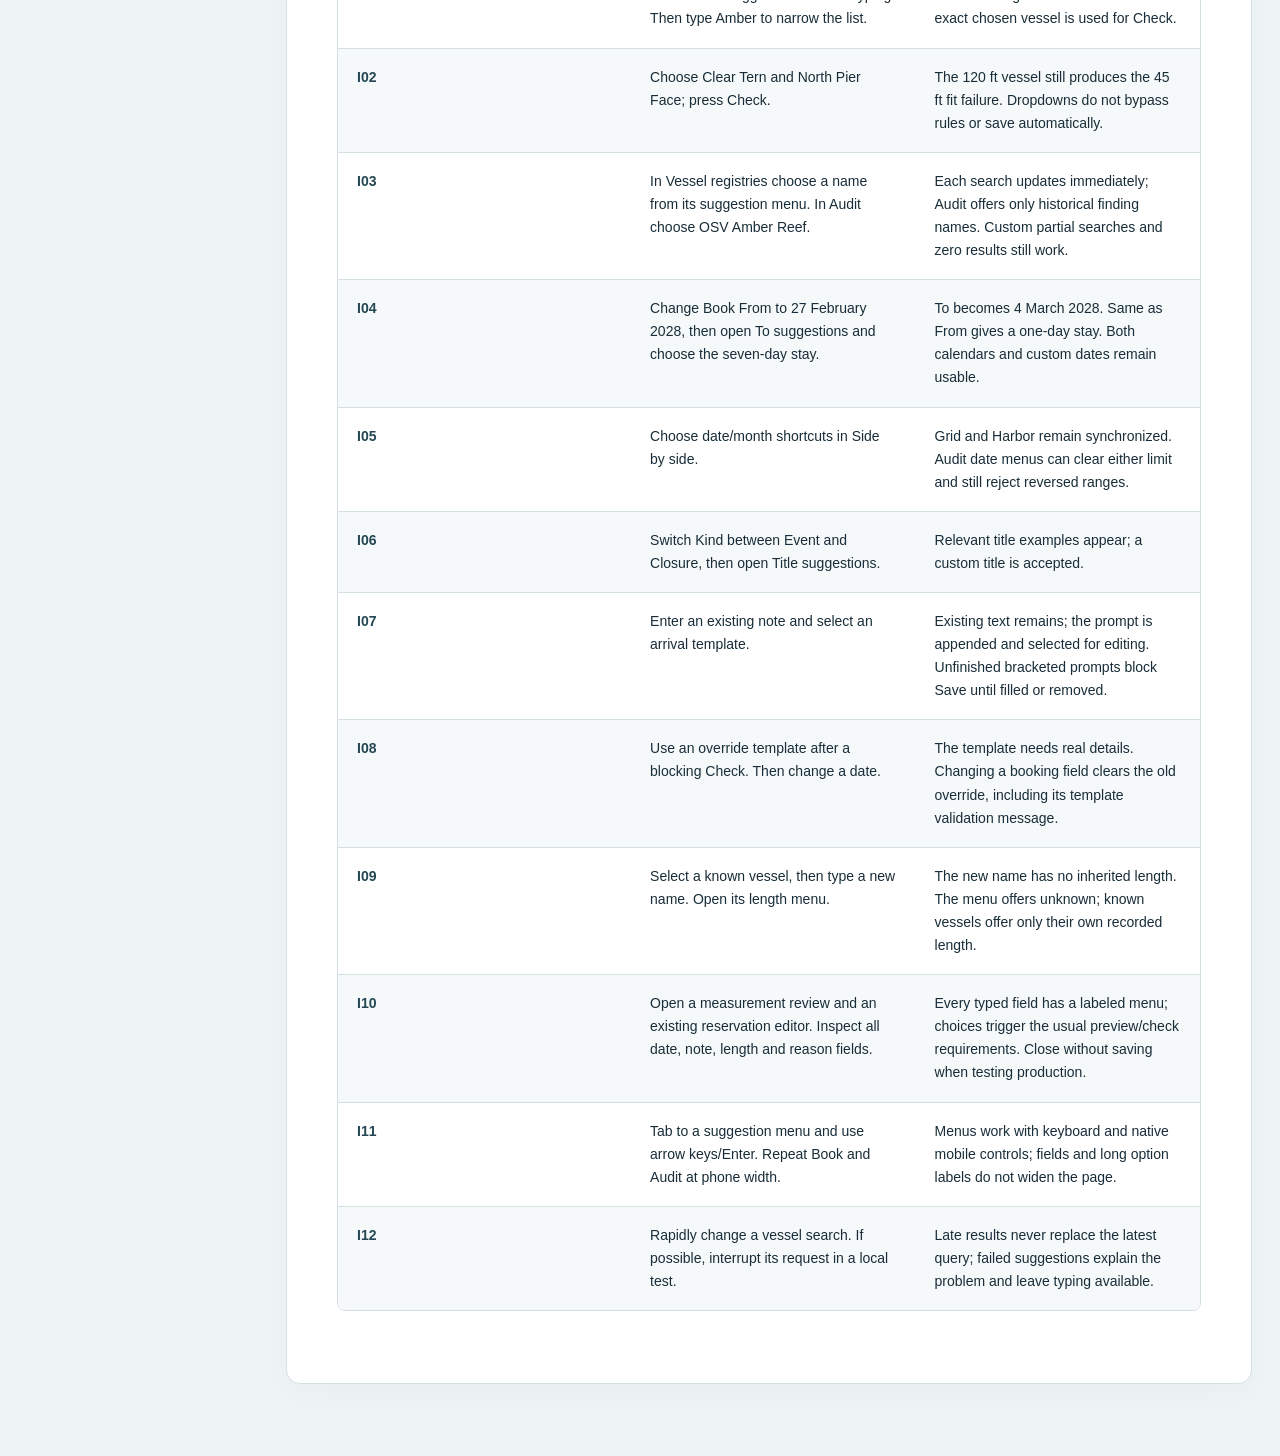
<file: site/acceptance.html>
<!doctype html><html lang="en"><head><meta charset="utf-8"><meta name="viewport" content="width=device-width,initial-scale=1"><title>Dock Scheduler · Acceptance tests</title><style>
:root{--ink:#182d39;--muted:#566772;--teal:#006b68;--line:#d4e0e4;--paper:#fff;--wash:#eef3f4;color-scheme:light}
*{box-sizing:border-box}html{scroll-behavior:smooth;scroll-padding-top:28px}
body{margin:0;background:var(--wash);color:var(--ink);font:16px/1.72 -apple-system,BlinkMacSystemFont,"Segoe UI",sans-serif}
.top{background:#142e3c;color:#fff;padding:20px max(28px,calc((100vw - 1380px)/2));display:flex;align-items:center;justify-content:space-between;gap:16px}
.brand{font-size:16px;font-weight:700;letter-spacing:.03em}.brand span{display:block;font-size:11px;font-weight:500;letter-spacing:.17em;text-transform:uppercase;color:#9dcaca;margin-top:3px}
.top nav{display:flex;gap:18px;flex-wrap:wrap}.top a{color:#fff;font-size:14px;text-decoration:none}.top a[aria-current]{border-bottom:2px solid #73c6bf}
.layout{max-width:1380px;margin:auto;padding:38px 28px 72px;display:grid;grid-template-columns:220px minmax(0,1fr);gap:38px;align-items:start}
.toc{position:sticky;top:24px;font-size:13px;line-height:1.55}.toc h2{font-size:11px;letter-spacing:.12em;text-transform:uppercase;color:var(--muted);margin:0 0 16px}.toc a{display:block;color:var(--muted);padding:7px 0;text-decoration:none}.toc a:hover{color:var(--teal)}
main{background:var(--paper);padding:46px 50px;border:1px solid var(--line);border-radius:14px;min-width:0;box-shadow:0 8px 30px #16384406}
.tools{display:flex;gap:10px;flex-wrap:wrap;margin-bottom:32px;font-size:12px}.tools a,.tools button{font:inherit;color:var(--teal);border:1px solid #bdd4d1;background:#f5faf9;border-radius:6px;padding:8px 12px;text-decoration:none;cursor:pointer}
h1,h2,h3{line-height:1.2;letter-spacing:-.025em}h1{font-size:39px;margin:0 0 16px;max-width:760px;font-weight:750}h1+p{font-size:13px;color:var(--muted);margin:0 0 30px}
h2{font-size:26px;margin:54px 0 21px;padding-top:28px;border-top:1px solid var(--line)}h3{font-size:20px;margin:32px 0 12px}p{margin:14px 0 19px}h2+p,h3+p{margin-top:0}
a{color:var(--teal);text-decoration-thickness:1px;text-underline-offset:3px;overflow-wrap:anywhere}a:hover{color:#043f49}a:focus-visible,button:focus-visible{outline:3px solid #c8752b;outline-offset:4px}
pre{overflow:auto;padding:18px;background:#eef3f5;border-radius:8px;line-height:1.5}pre code{padding:0;white-space:pre}strong{font-weight:700}code{font-size:.86em;padding:2px 5px;border-radius:4px;background:#eef3f5;overflow-wrap:anywhere}li{padding:0 0 10px 5px}ul,ol{padding-left:24px}
.table-wrap{border:1px solid var(--line);border-radius:8px;overflow:hidden;margin:22px 0 26px}table{width:100%;border-collapse:collapse;table-layout:fixed;font-size:14px;line-height:1.65}th,td{padding:17px 19px;text-align:left;vertical-align:top;overflow-wrap:anywhere}th{background:#183c47;color:#fff;font-weight:650;font-size:13px}th:first-child,td:first-child{width:34%}td{border-top:1px solid var(--line)}tbody tr:nth-child(even){background:#f6f9f9}td:first-child{color:#244753;font-weight:550}
.footer{font-size:12px;color:var(--muted);border-top:1px solid var(--line);padding-top:20px;margin-top:44px}
@media(max-width:1100px){.layout{grid-template-columns:175px minmax(0,1fr);gap:24px}main{padding:36px 30px}h1{font-size:34px}.toc{font-size:12px}}
@media(max-width:800px){.layout{display:block;padding:20px 16px 48px}.toc{position:static;margin-bottom:22px}.toc h2{margin-bottom:8px}.toc a{display:inline-block;margin-right:16px;padding:4px 0}.top{padding:18px 20px}.top nav{gap:12px}main{padding:28px 24px}h1{font-size:30px}h2{font-size:23px;margin-top:38px}}
@media(max-width:550px){body{font-size:15px}.top{align-items:flex-start;flex-direction:column}main{padding:25px 18px}.table-wrap{border:0}table,tbody,tr,td{display:block;width:100%}thead{display:none}tr{border:1px solid var(--line);border-radius:8px;overflow:hidden;margin-bottom:14px}td:first-child{width:100%;background:#eaf2f2}td{border:0;padding:14px 16px}td+td{border-top:1px solid var(--line)}td::before{content:attr(data-label);display:block;font-size:10px;text-transform:uppercase;letter-spacing:.08em;color:var(--muted);margin-bottom:7px}h1{font-size:28px}}
@media print{@page{size:A4;margin:17mm}body{background:white;font-size:10pt;line-height:1.5}.top,.toc,.tools{display:none}.layout{display:block;margin:0;padding:0;max-width:none}main{border:0;box-shadow:none;border-radius:0;padding:0}h1{font-size:25pt}h2{font-size:17pt;margin-top:24pt;padding-top:12pt}h3{font-size:13pt}h1,h2,h3{break-after:avoid}table{font-size:9pt;line-height:1.4}th,td{padding:8pt}tr{break-inside:avoid}th{background:#e8eff0;color:var(--ink)}.table-wrap{overflow:visible;border-radius:0}a{color:#164e5c}p,li{orphans:3;widows:3}.footer{font-size:8pt}}
</style></head><body>
    <header class="top"><div class="brand">Dock Scheduler<span>Acceptance tests</span></div><nav><a href="index.html#harbor">Harbor</a><a href="guide.html">Guide</a><a href="acceptance.html">Acceptance tests</a></nav></header>
    <div class="layout"><aside class="toc"><h2>In this document</h2><nav aria-label="Contents"><a href="#1-what-can-distinguish-this-submission">1. What can distinguish this submission</a><a href="#2-set-up-a-fair-test">2. Set up a fair test</a><a href="#3-ten-minute-smoke-test">3. Ten-minute smoke test</a><a href="#4-rules-and-failure-cases">4. Rules and failure cases</a><a href="#5-measurement-correction-and-recovery">5. Measurement correction and recovery</a><a href="#6-usability-tasks-for-another-person">6. Usability tasks for another person</a><a href="#7-accessibility-and-presentation-checks">7. Accessibility and presentation checks</a><a href="#8-questions-you-should-be-able-to-answer">8. Questions you should be able to answer</a><a href="#9-submission-readiness">9. Submission readiness</a><a href="#10-audit-filters-and-linked-layouts">10. Audit filters and linked layouts</a><a href="#11-dropdowns-and-suggested-input">11. Dropdowns and suggested input</a></nav></aside><main><div class="tools"><a href="acceptance.md" download>Download Markdown</a><button onclick="window.print()" type="button">Print / Save PDF</button></div><h1 id="dock-scheduler-acceptance-tests-and-interview-questions">Dock Scheduler: acceptance tests and interview questions</h1>
<p>Prepared for Baron Zhang · 19 September 2026</p>
<p><strong>Release standard:</strong> no known silent data loss, no unexplained booking decision, passing critical scenarios, and clear recovery from mistakes. Automated checks support this standard; independent users still need to try the interface. Keep actual results separate from this test plan.</p>
<p><a href="https://dock-scheduler-henna.vercel.app/">Open the live app</a> · <a href="https://dock-scheduler-henna.vercel.app/guide.html">Read the website guide</a></p>
<h2 id="1-what-can-distinguish-this-submission">1. What can distinguish this submission</h2>
<p>The strongest story is the connection between messy evidence, explainable rules and a usable decision. I cannot know what other applicants will submit. These are recommendations based on this application&#x27;s strengths, not claims of uniqueness.</p>
<div class="table-wrap"><table><thead><tr><th scope="col">Capability</th><th scope="col">Why it is worth showing</th><th scope="col">Status and next step</th></tr></thead><tbody><tr><td data-label="Capability">Measurement impact preview</td><td data-label="Why it is worth showing">Changing a boat from 30 ft to 120 ft shows exactly which bookings and neighbours are affected. The coordinator reviews the outcome, records a reason and can reschedule the boat.</td><td data-label="Status and next step"><strong>Implemented in this update.</strong> Show the before/after verdict, the preserved review and a successful move to a larger berth.</td></tr><tr><td data-label="Capability">Visual explanation tied to evidence</td><td data-label="Why it is worth showing">A hull overhang is backed by the same 120 − 75 = 45 ft calculation as the API, while source references explain where historical spans came from.</td><td data-label="Status and next step"><strong>Implemented.</strong> Pair Harbor&#x27;s Fit example with the booking check and the imported record&#x27;s provenance.</td></tr><tr><td data-label="Capability">Closure impact planner</td><td data-label="Why it is worth showing">Select a berth and proposed closure; see displaced bookings and suitable alternatives together before committing a plan.</td><td data-label="Status and next step"><strong>Best next feature.</strong> Extend existing closure checks and suggestions into a read-only planning screen. Test that trying several plans changes no live booking.</td></tr><tr><td data-label="Capability">Data-confidence inbox</td><td data-label="Why it is worth showing">Prioritize missing lengths that affect upcoming bookings, show their sources and route corrections through the measurement review.</td><td data-label="Status and next step"><strong>Second choice.</strong> Use explicit categories such as measured, missing and conflicting. Avoid an invented numerical confidence score.</td></tr><tr><td data-label="Capability">Daily operations brief</td><td data-label="Why it is worth showing">A printable date-based list of arrivals, departures, closures, notes and unresolved findings is useful during a handover.</td><td data-label="Status and next step"><strong>Small practical addition.</strong> Export from current data with a generated-at time; check that the brief matches the ledger and marks unknowns.</td></tr></tbody></table></div>
<p>Keep the next release focused. A complete closure-planning workflow would demonstrate more than several unfinished tabs. For real operations, accounts, permissions, an attributed edit log and validated depth/rafting rules are prerequisites, rather than presentation extras.</p>
<h2 id="2-set-up-a-fair-test">2. Set up a fair test</h2>
<p>Use a fresh local database for the full test plan. Use the public site for read-only checks and a small, clearly labelled booking smoke test. Prefix manual test records with <code>QA —</code> and cancel them afterward. Do not change the measurements of historical sample vessels in production just to test a failure. The live demo is shared, so counts and future availability can change.</p>
<p>For every case record: <strong>case ID, date, deployment/version, browser/device, expected outcome, observed outcome, pass/fail, and evidence</strong>. Screenshots or the returned reservation ID are enough for most cases. A failure needs reproduction steps and severity: blocked core task, misleading outcome, or minor presentation issue.</p>
<p>Local setup and regression tests, from the repository:</p>
<pre><code>.venv/bin/python -m pytest -q
DOCK_DB=acceptance.db .venv/bin/python -m uvicorn dock.api:app</code></pre>
<p>Open <code>http://127.0.0.1:8000</code>. Set <code>TEST_DATABASE_URL</code> only to a disposable PostgreSQL database when running the database suite; its fixtures replace that database&#x27;s contents.</p>
<p>Read-only deployment check:</p>
<pre><code>.venv/bin/python scripts/verify_deployment.py --base-url https://dock-scheduler-henna.vercel.app</code></pre>
<p>Optional live write check adds one clearly labelled event, verifies it, and cancels it:</p>
<pre><code>.venv/bin/python scripts/verify_deployment.py --base-url https://dock-scheduler-henna.vercel.app --write-smoke</code></pre>
<h2 id="3-ten-minute-smoke-test">3. Ten-minute smoke test</h2>
<div class="table-wrap"><table><thead><tr><th scope="col">ID</th><th scope="col">Do this</th><th scope="col">Passing result</th></tr></thead><tbody><tr><td data-label="ID">S01</td><td data-label="Do this">Open the root URL in a fresh tab. Then open a link ending in <code>#grid</code>.</td><td data-label="Passing result">Root opens Schedule in Harbor mode; the explicit Grid link opens Grid mode. The badge says Live · bookings saved.</td></tr><tr><td data-label="ID">S02</td><td data-label="Do this">Press Fit example · 2010. Inspect R/V Clear Tern on 29 July 2010.</td><td data-label="Passing result">A 120 ft vessel exceeds the 75 ft North Pier Face by 45 ft; the drawing and written finding agree.</td></tr><tr><td data-label="ID">S03</td><td data-label="Do this">Press Sample history.</td><td data-label="Passing result">The date is 12 July 2017; Utility work and OSV Amber Reef overlap on South Float East, with a visible problem.</td></tr><tr><td data-label="ID">S04</td><td data-label="Do this">Search the registry for Clear Tern and open the source workbook link.</td><td data-label="Passing result">The intended vessel and dimensions are readable, the source opens, and clearing the search restores the list.</td></tr><tr><td data-label="ID">S05</td><td data-label="Do this">In a fresh local ledger, check R/V Clear Tern on North Pier Face for 1–2 July 2032.</td><td data-label="Passing result">CONFLICT explains the 45 ft mismatch; nothing is saved.</td></tr><tr><td data-label="ID">S06</td><td data-label="Do this">Ask for suggestions on those dates.</td><td data-label="Passing result">North Pier East (240 ft) precedes North Pier West (410 ft) when both are available. Any UNKNOWN alternatives are labelled.</td></tr><tr><td data-label="ID">S07</td><td data-label="Do this">Book a QA event on a free local berth-day. Reload the page.</td><td data-label="Passing result">It has a reservation ID, remains visible and occupies the whole berth.</td></tr><tr><td data-label="ID">S08</td><td data-label="Do this">Try a second event at the same place and date without an override.</td><td data-label="Passing result">It is refused, the reason is readable, and there is only one saved event.</td></tr><tr><td data-label="ID">S09</td><td data-label="Do this">Open the first event, edit its dates/notes, save, then cancel it.</td><td data-label="Passing result">The edit survives reload; cancellation is visible in Grid and frees the berth. The record is retained.</td></tr><tr><td data-label="ID">S10</td><td data-label="Do this">Open Audit, Issues, Rules &amp; assumptions and How it works.</td><td data-label="Passing result">Audit is explicitly historical; Issues has source locations; the guide explains rules and limitations. Links work.</td></tr></tbody></table></div>
<h2 id="4-rules-and-failure-cases">4. Rules and failure cases</h2>
<p>These cases use controlled local records so historical occupancy cannot obscure the result. Create vessels with the specified lengths through Book, using a free future period. For an unknown vessel, choose an existing registry entry marked Unknown or add one through <code>/docs</code> without a length.</p>
<div class="table-wrap"><table><thead><tr><th scope="col">ID</th><th scope="col">Scenario</th><th scope="col">Passing result</th></tr></thead><tbody><tr><td data-label="ID">R01</td><td data-label="Scenario">On a 410 ft face, book 274 ft and 100 ft vessels together; then try adding 60 ft.</td><td data-label="Passing result">Two use 394 ft and fit. Three use 464 ft and are refused by 54 ft.</td></tr><tr><td data-label="ID">R02</td><td data-label="Scenario">Put a single 75 ft vessel on the 75 ft face.</td><td data-label="Passing result">It fits. The shared clearance allowance is not added to a lone vessel.</td></tr><tr><td data-label="ID">R03</td><td data-label="Scenario">An event ends on the 5th; another begins on the 5th, then try the 6th.</td><td data-label="Passing result">Same-day overlap is refused; the 6th is available when otherwise empty.</td></tr><tr><td data-label="ID">R04</td><td data-label="Scenario">Use an unknown-length vessel or an unknown-length berth.</td><td data-label="Passing result">UNKNOWN is distinct from OK; Save requires a measurement or a reason.</td></tr><tr><td data-label="ID">R05</td><td data-label="Scenario">Try a closure across existing vessel use and a vessel during a closure.</td><td data-label="Passing result">Both directions expose the conflict. Two closures may overlap by the stated assumption.</td></tr><tr><td data-label="ID">R06</td><td data-label="Scenario">Enter reversed dates, missing required fields, zero or negative length.</td><td data-label="Passing result">A useful validation message appears; no invalid booking is created.</td></tr><tr><td data-label="ID">R07</td><td data-label="Scenario">Save a refused booking with a reason, then move it into another conflict without a new reason.</td><td data-label="Passing result">First override is preserved; the later edit is refused until a fresh reason is supplied.</td></tr><tr><td data-label="ID">R08</td><td data-label="Scenario">Edit only notes on an imported unknown-length stay.</td><td data-label="Passing result">Notes save. Adding context does not require inventing a length.</td></tr><tr><td data-label="ID">R09</td><td data-label="Scenario">Double-click Save while a request is pending.</td><td data-label="Passing result">The control prevents a second in-flight save; one request creates one booking.</td></tr><tr><td data-label="ID">R10</td><td data-label="Scenario">Two sessions simultaneously attempt whole-berth events for the same free day.</td><td data-label="Passing result">Exactly one is accepted without an override. The other gets a conflict, not a silent duplicate. Automated tests cover this on both databases.</td></tr><tr><td data-label="ID">R11</td><td data-label="Scenario">Try Check, Suggest and measurement Preview repeatedly, then reload.</td><td data-label="Passing result">These actions create no reservations, vessels or measurement changes.</td></tr><tr><td data-label="ID">R12</td><td data-label="Scenario">Disconnect during a read, or stop the local server.</td><td data-label="Passing result">An error or explicit read-only state appears. No failed write is presented as saved. If a response is lost after Save, inspect the ledger before retrying.</td></tr></tbody></table></div>
<h2 id="5-measurement-correction-and-recovery">5. Measurement correction and recovery</h2>
<p>Create <strong>QA — Measurement</strong>, length 30 ft, and book it on North Pier Face for 1–2 January 2033 in the local ledger.</p>
<div class="table-wrap"><table><thead><tr><th scope="col">ID</th><th scope="col">Do this</th><th scope="col">Passing result</th></tr></thead><tbody><tr><td data-label="ID">M01</td><td data-label="Do this">In the registry, review a proposed length of 120 ft.</td><td data-label="Passing result">Preview shows the existing reservation changing from OK to CONFLICT, with 45 ft overhang. Nothing changes in storage yet.</td></tr><tr><td data-label="ID">M02</td><td data-label="Do this">Try saving without a reason.</td><td data-label="Passing result">The form asks for a reason; the API also refuses a missing/blank reason.</td></tr><tr><td data-label="ID">M03</td><td data-label="Do this">Explain the correction and planned reschedule, then save.</td><td data-label="Passing result">The new length and review record save together. The affected booking remains visibly flagged.</td></tr><tr><td data-label="ID">M04</td><td data-label="Do this">Reload and inspect the measurement history and reservation details.</td><td data-label="Passing result">Old/new lengths, the review reason and the affected booking are still available.</td></tr><tr><td data-label="ID">M05</td><td data-label="Do this">Move the booking to North Pier East using Edit reservation.</td><td data-label="Passing result">Check returns OK, Save succeeds and Harbor shows the updated location.</td></tr><tr><td data-label="ID">M06</td><td data-label="Do this">Preview clearing the length to unknown.</td><td data-label="Passing result">The impact becomes UNKNOWN; it requires review before saving.</td></tr><tr><td data-label="ID">M07</td><td data-label="Do this">Preview a blocking change in one tab; change an affected reservation&#x27;s dates in another; return and save the old preview with a reason.</td><td data-label="Passing result">The old acknowledgement is refused and current findings are shown. Review again before saving.</td></tr><tr><td data-label="ID">M08</td><td data-label="Do this">Cancel the test stay and repeat a length correction.</td><td data-label="Passing result">The cancelled stay does not count as occupied or block the correction.</td></tr></tbody></table></div>
<p>The automated suite also tests neighbouring boats, failure to record the review, concurrent first starts and upgrading the schema without losing existing reservations.</p>
<h2 id="6-usability-tasks-for-another-person">6. Usability tasks for another person</h2>
<p>Ask someone who has not seen the project to try these tasks. Let them describe what they are thinking. Give the goal without naming the button to press; record where they hesitate and whether they finish without help. This follows established guidance to use realistic tasks without giving away the interface route. <a href="https://www.nngroup.com/articles/task-scenarios-usability-testing/">Nielsen Norman Group: task scenarios</a></p>
<ol><li>“A 120 ft research vessel needs a berth next week. Find a suitable place and tell me why it fits.”</li><li>“A scheduled boat has been measured again and is much longer than recorded. Find out what changes before you commit the correction.”</li><li>“A community event is moving by one day. Update the reservation and verify the result.”</li><li>“You are taking over the waterfront on a historical day. Find any closures and operational notes you should know about.”</li><li>“This record was imported from a spreadsheet. How certain are you about its dates and length? Show the evidence.”</li><li>“Undo the occupation of the berth for a cancelled visit, while keeping evidence that the visit existed.”</li></ol>
<p>Use these as <strong>your proposed targets</strong>, not industry benchmarks: a new tester identifies the app&#x27;s purpose within 20 seconds, completes a routine booking within two minutes without coaching, and can distinguish OK, CONFLICT and UNKNOWN in their own words. For each task record completion, assistance, time and the tester&#x27;s explanation. One confused tester is actionable evidence; a small informal test is not a statistical claim about all users.</p>
<h2 id="7-accessibility-and-presentation-checks">7. Accessibility and presentation checks</h2>
<div class="table-wrap"><table><thead><tr><th scope="col">ID</th><th scope="col">Check</th><th scope="col">Passing result</th></tr></thead><tbody><tr><td data-label="ID">U01</td><td data-label="Check">Use only Tab, Shift+Tab, arrow keys, Enter and Escape.</td><td data-label="Passing result">Every action is reachable; focus is visible; dialogs close with Escape and return focus sensibly. Grid day cells use arrow navigation rather than hundreds of Tab stops.</td></tr><tr><td data-label="ID">U02</td><td data-label="Check">Check the form and both dialogs at a 390 px phone width and 200% zoom.</td><td data-label="Passing result">Labels, errors and primary actions remain readable and reachable. Horizontal scrolling is confined to the dense grid/map/table, not the entire page.</td></tr><tr><td data-label="ID">U03</td><td data-label="Check">View a fit problem without relying on color.</td><td data-label="Passing result">Text and numbers explain it; color is supplementary. Unknowns have labels and dashed styling.</td></tr><tr><td data-label="ID">U04</td><td data-label="Check">Turn on reduced motion; try Play.</td><td data-label="Passing result">The stop control remains clear, and animated transitions/pulsing respect the preference.</td></tr><tr><td data-label="ID">U05</td><td data-label="Check">Use a screen reader to inspect a date, a reservation bar and a form error.</td><td data-label="Passing result">Names and status are meaningful; error text is announced or easy to locate.</td></tr><tr><td data-label="ID">U06</td><td data-label="Check">Search quickly, switch dates while loading, and navigate between tabs.</td><td data-label="Passing result">An older response does not overwrite the newer selection. Failure leaves a useful message.</td></tr><tr><td data-label="ID">U07</td><td data-label="Check">Repeat core tasks in Chrome, Safari and Firefox.</td><td data-label="Passing result">Date inputs, dialogs, layout, saving and cancellation work in each tested browser. Record the versions actually tested.</td></tr><tr><td data-label="ID">U08</td><td data-label="Check">Open the GitHub Pages snapshot and compare a sample date.</td><td data-label="Passing result">It is visibly read-only, uses the same historical flags, displays annotations and links to the live app for booking.</td></tr></tbody></table></div>
<p>Keyboard access, focus, reflow, contrast and understandable input errors are grounded in the <a href="https://www.w3.org/WAI/WCAG22/quickref/">W3C WCAG quick reference</a>. These checks are a practical review, not a claim of complete WCAG conformance.</p>
<h2 id="8-questions-you-should-be-able-to-answer">8. Questions you should be able to answer</h2>
<ol><li>Can I trace one booking from the browser, through request validation and the rules, to the committed row?</li><li>Why can two vessels on one berth be legitimate? Can I calculate 394 ft and 464 ft without looking at the code?</li><li>Why does a 75 ft vessel fit alone on a 75 ft face, while shared occupancy includes clearance?</li><li>What is the difference between a fit failure, a capacity failure and UNKNOWN?</li><li>Why do arrival and departure dates overlap on the same day? What would change if the facility needed hours?</li><li>What did the importer infer, correct or skip? Can I show a source cell and explain the choice?</li><li>Why does “zero detected overloads” not prove the original schedule was valid?</li><li>What exactly is counted by nine fit failures, 1,982 reservations and 98.3% unknown lengths?</li><li>Why are the Python rules independent of FastAPI, the database and the animation?</li><li>Why is PostgreSQL needed for the deployed app while SQLite is convenient locally?</li><li>What prevents two concurrent conflicting saves from both succeeding? What is the throughput tradeoff of the global write lock?</li><li>Why is a corrected measurement allowed to be saved even when it exposes problems? What is recorded, and what still needs action?</li><li>Why can an old measurement acknowledgement become invalid? Can I demonstrate the stale-preview refusal?</li><li>What happens if the measurement saves but writing its review fails? Why must they share a transaction?</li><li>Which decisions live in the browser, and which must remain on the server?</li><li>How do the live ledger, historical Audit and Pages snapshot differ?</li><li>What is still outside scope, and which assumption would I confirm first with a real coordinator?</li><li>Which parts were produced with AI assistance, which decisions have I checked myself, and which code can I explain line by line?</li></ol>
<h2 id="9-submission-readiness">9. Submission readiness</h2>
<ul><li>All core smoke cases pass on the deployed URL.</li><li>Critical rule and correction cases pass locally; both database suites are green.</li><li>The record from the live write smoke test has been cancelled.</li><li>The README, website guide, assumptions and actual behavior agree.</li><li>At least one independent person has completed the usability tasks; observed blockers have been fixed or stated clearly.</li><li>The demo can be repeated in two minutes, with exact vessel names, dates and calculations.</li><li>Auth, depth, time-of-day and full change-history limitations are described honestly. The synthetic demo is not presented as ready for a real harbor&#x27;s operations.</li></ul>
<p><strong>Result log template:</strong> Case ID · build/version · browser/device · expected · observed · pass/fail · issue/evidence · retest result.</p>
<h2 id="10-audit-filters-and-linked-layouts">10. Audit filters and linked layouts</h2>
<div class="table-wrap"><table><thead><tr><th scope="col">ID</th><th scope="col">Do this</th><th scope="col">Passing result</th></tr></thead><tbody><tr><td data-label="ID">A01</td><td data-label="Do this">In Audit choose South Float East, Closure overlap, and 15 July 2017 in both date fields; search Amber.</td><td data-label="Passing result">Exactly one finding, with Utility work and OSV Amber Reef. A closure’s final occupied day is included.</td></tr><tr><td data-label="ID">A02</td><td data-label="Do this">Change the dates to 16 July 2017.</td><td data-label="Passing result">No closure overlap; the empty state explains how to widen or clear filters.</td></tr><tr><td data-label="ID">A03</td><td data-label="Do this">Enter From later than To.</td><td data-label="Passing result">An error appears; the last valid results and their applied scope remain visible.</td></tr><tr><td data-label="ID">A04</td><td data-label="Do this">Select Shared capacity unknown with the other filters clear.</td><td data-label="Passing result">Twelve historical berth-day findings. Fit unknown is a separate category.</td></tr><tr><td data-label="ID">A05</td><td data-label="Do this">Set a useful filter combination, check Remember my filters, reload, then uncheck it and reload again.</td><td data-label="Passing result">The first reload restores the combination; the second starts with all findings. Tab switching within a session retains the current selection.</td></tr><tr><td data-label="ID">A06</td><td data-label="Do this">Use Next 25, then change a filter or press Clear filters.</td><td data-label="Passing result">Pagination stays within the matching results and returns to the first page after filter changes.</td></tr><tr><td data-label="ID">A07</td><td data-label="Do this">Open a filtered finding in Grid + Harbor.</td><td data-label="Passing result">Side by side opens at a day inside the selected overlap, and both views share that day. The audit is historical; the opened ledger is current.</td></tr><tr><td data-label="ID">A08</td><td data-label="Do this">In Side by side choose a grid day number, then change the Harbor date to another month.</td><td data-label="Passing result">Both the selected grid day/month and Harbor date follow each change.</td></tr><tr><td data-label="ID">A09</td><td data-label="Do this">Select 31 January 2028 in Harbor, then choose Next month in Grid. Repeat for 2027.</td><td data-label="Passing result">Both show 29 February 2028 and 28 February 2027 respectively. No date rolls into March.</td></tr><tr><td data-label="ID">A10</td><td data-label="Do this">Switch Harbor → Grid → Side by side; leave for Audit and return to Schedule.</td><td data-label="Passing result">Date and selected layout stay consistent. The old #grid/#harbor links and new #split link select the intended layout.</td></tr><tr><td data-label="ID">A11</td><td data-label="Do this">Use arrow keys in the layout radio group and the grid’s date header.</td><td data-label="Passing result">Layout changes and selected dates work without a mouse. There is one date-header tab stop and one berth-day cell tab stop.</td></tr><tr><td data-label="ID">A12</td><td data-label="Do this">Try Audit and Side by side at phone width.</td><td data-label="Passing result">Filter fields remain usable; paired views stack, with wide grids/maps scrolling within their own panels. The whole page has no horizontal overflow.</td></tr></tbody></table></div>
<h2 id="11-dropdowns-and-suggested-input">11. Dropdowns and suggested input</h2>
<div class="table-wrap"><table><thead><tr><th scope="col">ID</th><th scope="col">Do this</th><th scope="col">Passing result</th></tr></thead><tbody><tr><td data-label="ID">I01</td><td data-label="Do this">Open Book and choose R/V Clear Tern from Vessel suggestions without typing. Then type Amber to narrow the list.</td><td data-label="Passing result">Choices use registry names and show recorded lengths or unknown. The exact chosen vessel is used for Check.</td></tr><tr><td data-label="ID">I02</td><td data-label="Do this">Choose Clear Tern and North Pier Face; press Check.</td><td data-label="Passing result">The 120 ft vessel still produces the 45 ft fit failure. Dropdowns do not bypass rules or save automatically.</td></tr><tr><td data-label="ID">I03</td><td data-label="Do this">In Vessel registries choose a name from its suggestion menu. In Audit choose OSV Amber Reef.</td><td data-label="Passing result">Each search updates immediately; Audit offers only historical finding names. Custom partial searches and zero results still work.</td></tr><tr><td data-label="ID">I04</td><td data-label="Do this">Change Book From to 27 February 2028, then open To suggestions and choose the seven-day stay.</td><td data-label="Passing result">To becomes 4 March 2028. Same as From gives a one-day stay. Both calendars and custom dates remain usable.</td></tr><tr><td data-label="ID">I05</td><td data-label="Do this">Choose date/month shortcuts in Side by side.</td><td data-label="Passing result">Grid and Harbor remain synchronized. Audit date menus can clear either limit and still reject reversed ranges.</td></tr><tr><td data-label="ID">I06</td><td data-label="Do this">Switch Kind between Event and Closure, then open Title suggestions.</td><td data-label="Passing result">Relevant title examples appear; a custom title is accepted.</td></tr><tr><td data-label="ID">I07</td><td data-label="Do this">Enter an existing note and select an arrival template.</td><td data-label="Passing result">Existing text remains; the prompt is appended and selected for editing. Unfinished bracketed prompts block Save until filled or removed.</td></tr><tr><td data-label="ID">I08</td><td data-label="Do this">Use an override template after a blocking Check. Then change a date.</td><td data-label="Passing result">The template needs real details. Changing a booking field clears the old override, including its template validation message.</td></tr><tr><td data-label="ID">I09</td><td data-label="Do this">Select a known vessel, then type a new name. Open its length menu.</td><td data-label="Passing result">The new name has no inherited length. The menu offers unknown; known vessels offer only their own recorded length.</td></tr><tr><td data-label="ID">I10</td><td data-label="Do this">Open a measurement review and an existing reservation editor. Inspect all date, note, length and reason fields.</td><td data-label="Passing result">Every typed field has a labeled menu; choices trigger the usual preview/check requirements. Close without saving when testing production.</td></tr><tr><td data-label="ID">I11</td><td data-label="Do this">Tab to a suggestion menu and use arrow keys/Enter. Repeat Book and Audit at phone width.</td><td data-label="Passing result">Menus work with keyboard and native mobile controls; fields and long option labels do not widen the page.</td></tr><tr><td data-label="ID">I12</td><td data-label="Do this">Rapidly change a vessel search. If possible, interrupt its request in a local test.</td><td data-label="Passing result">Late results never replace the latest query; failed suggestions explain the problem and leave typing available.</td></tr></tbody></table></div></main></div></body></html>
</file>
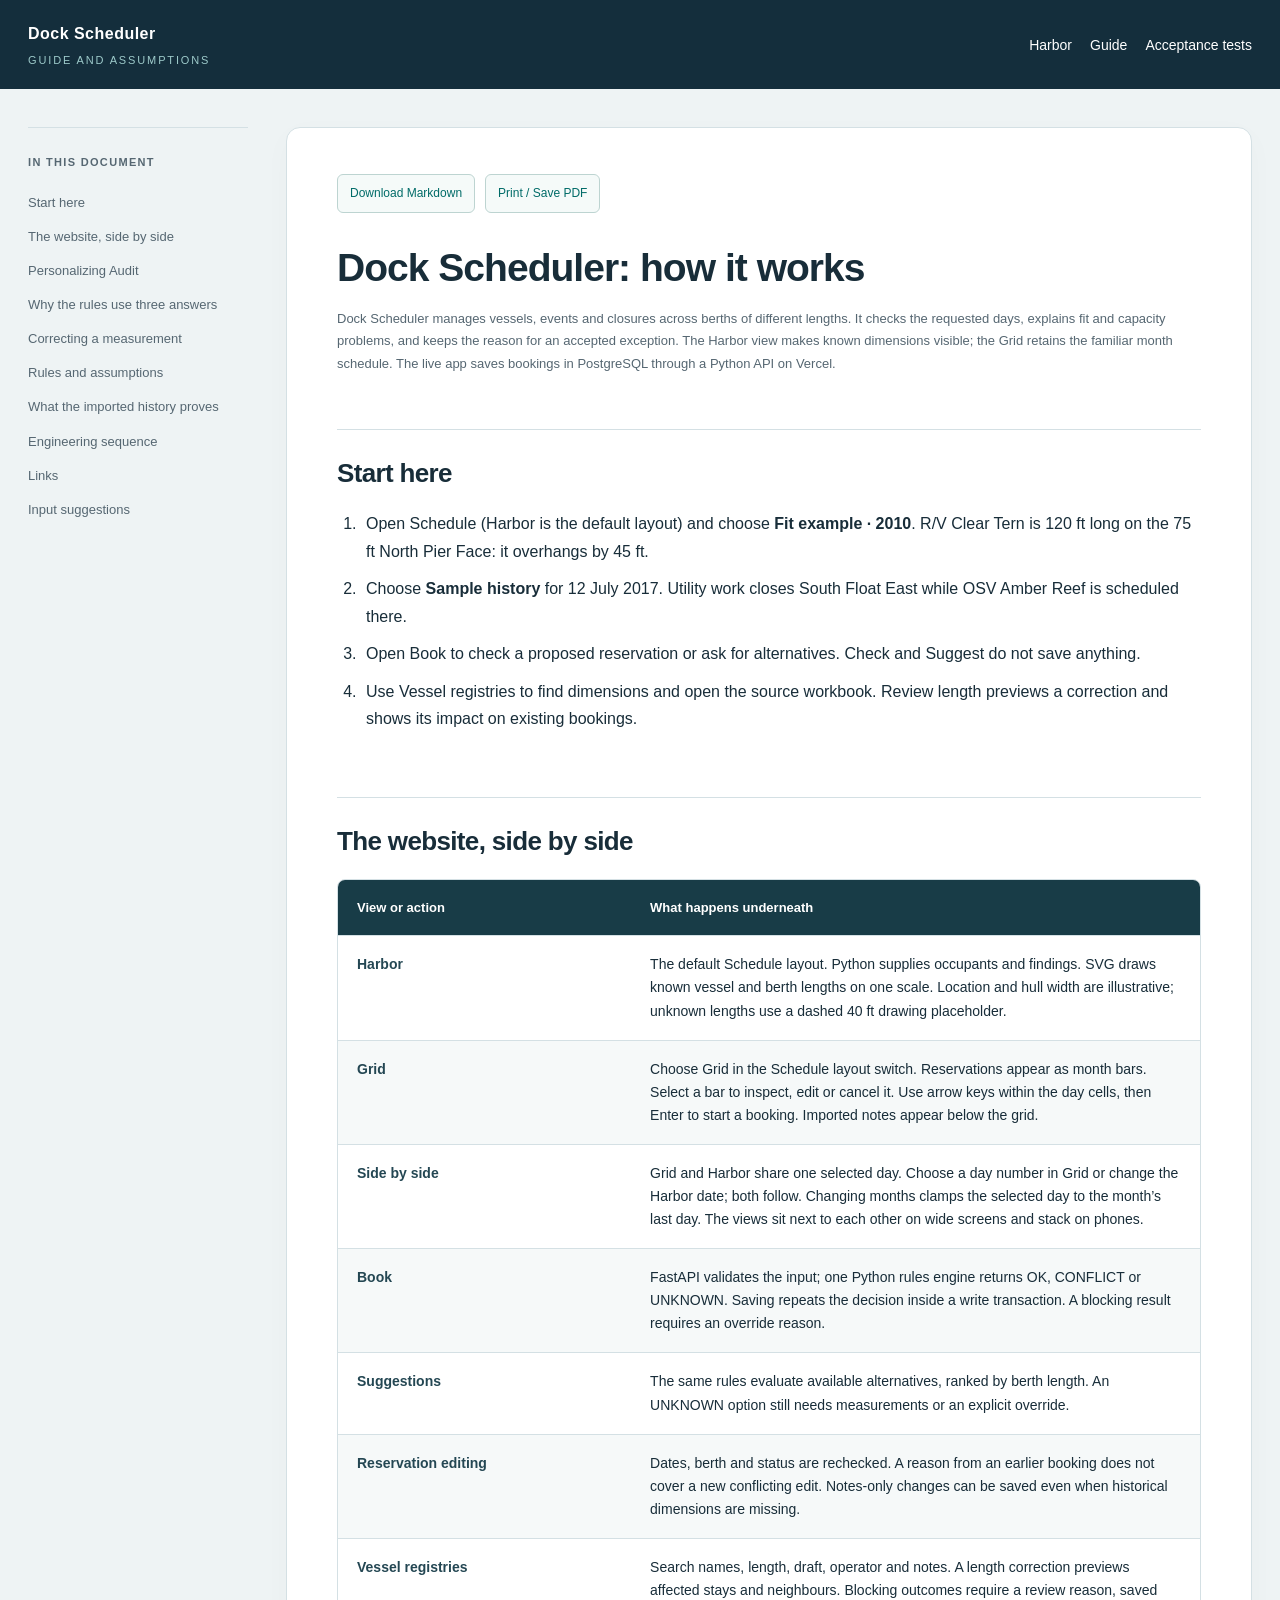
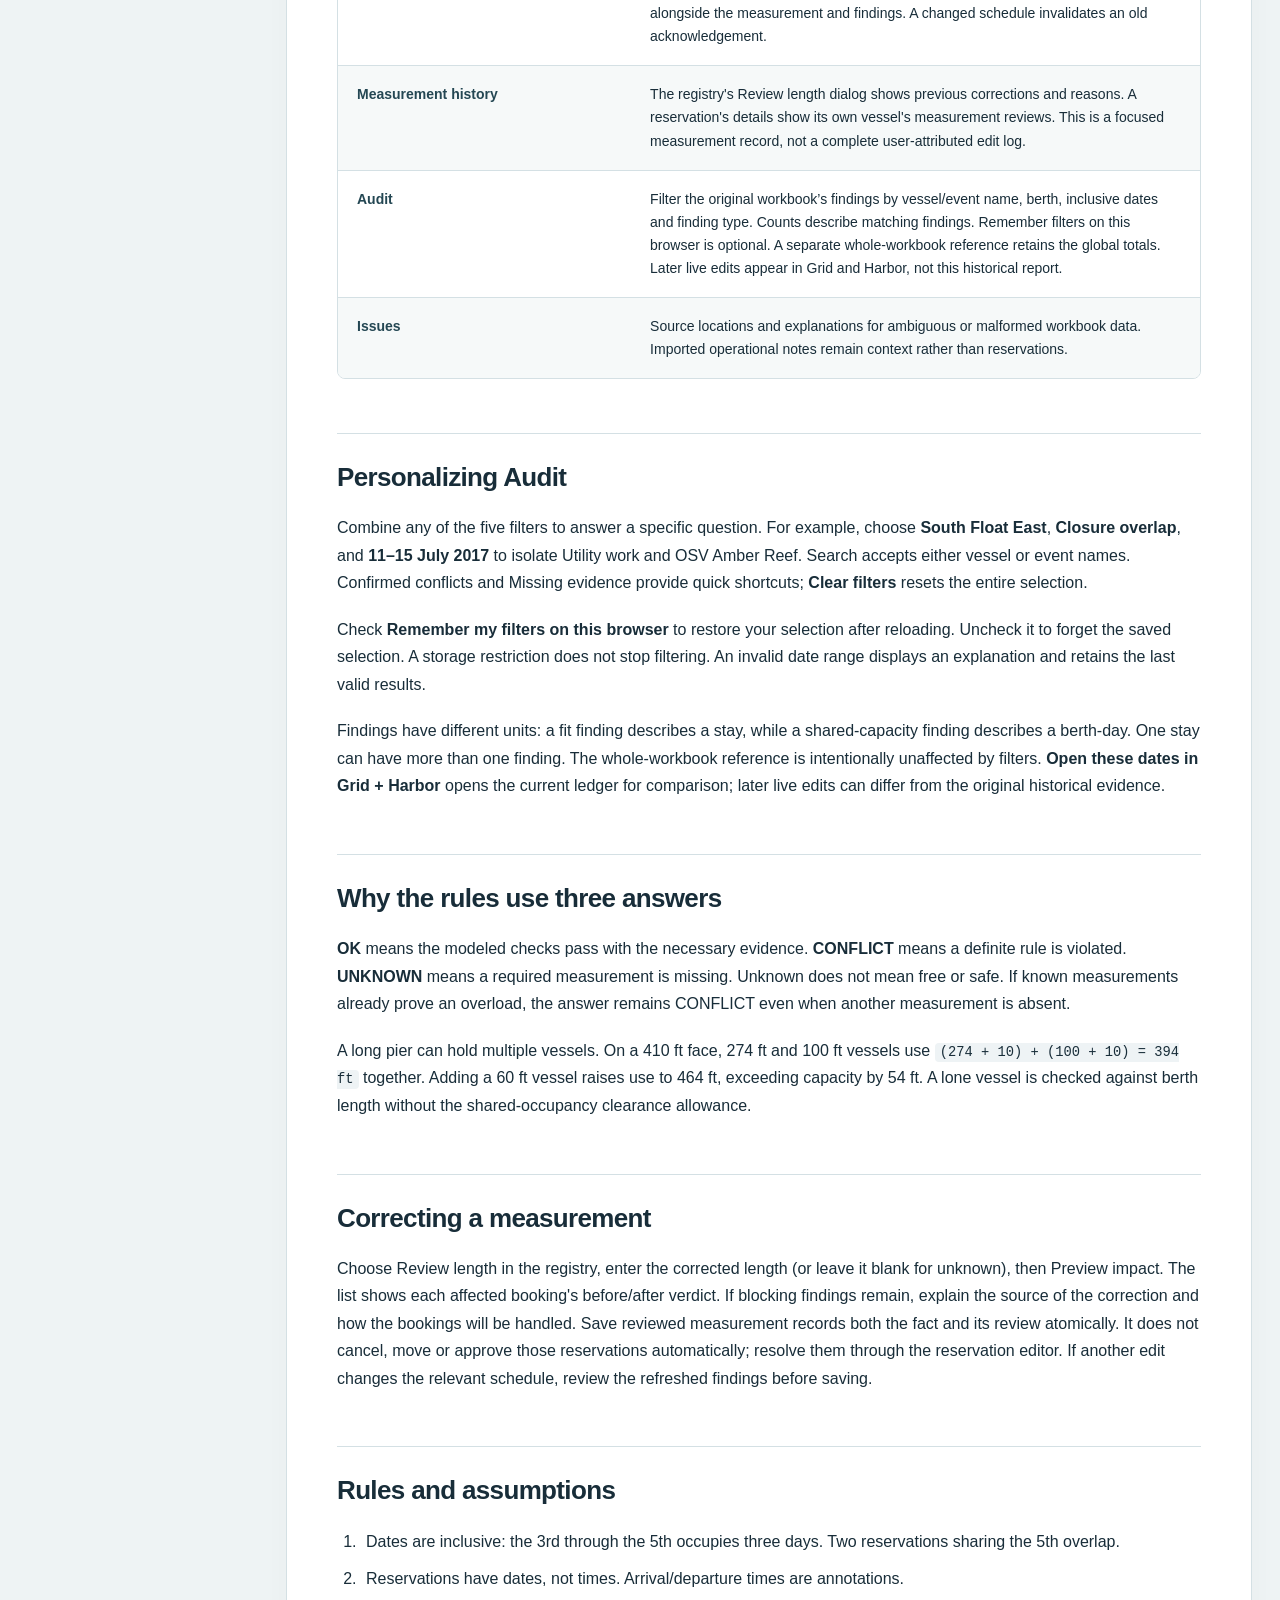
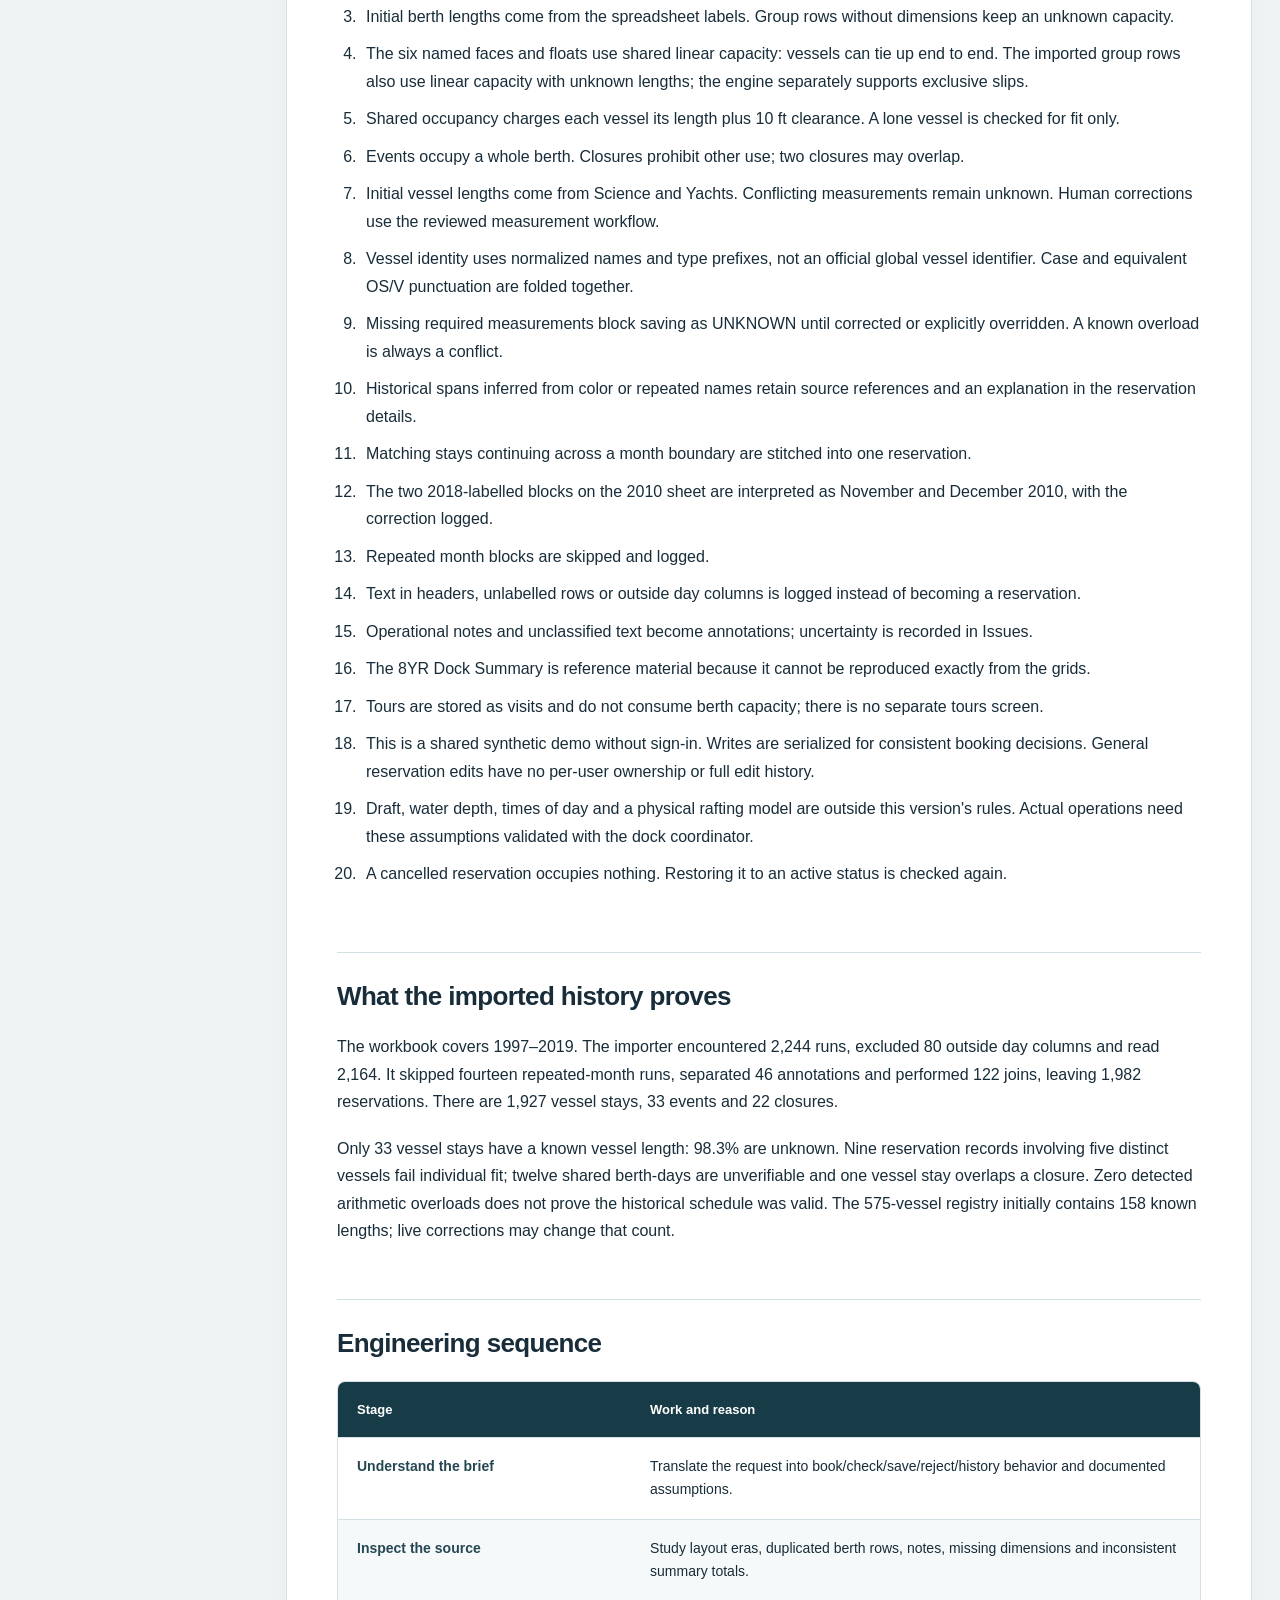
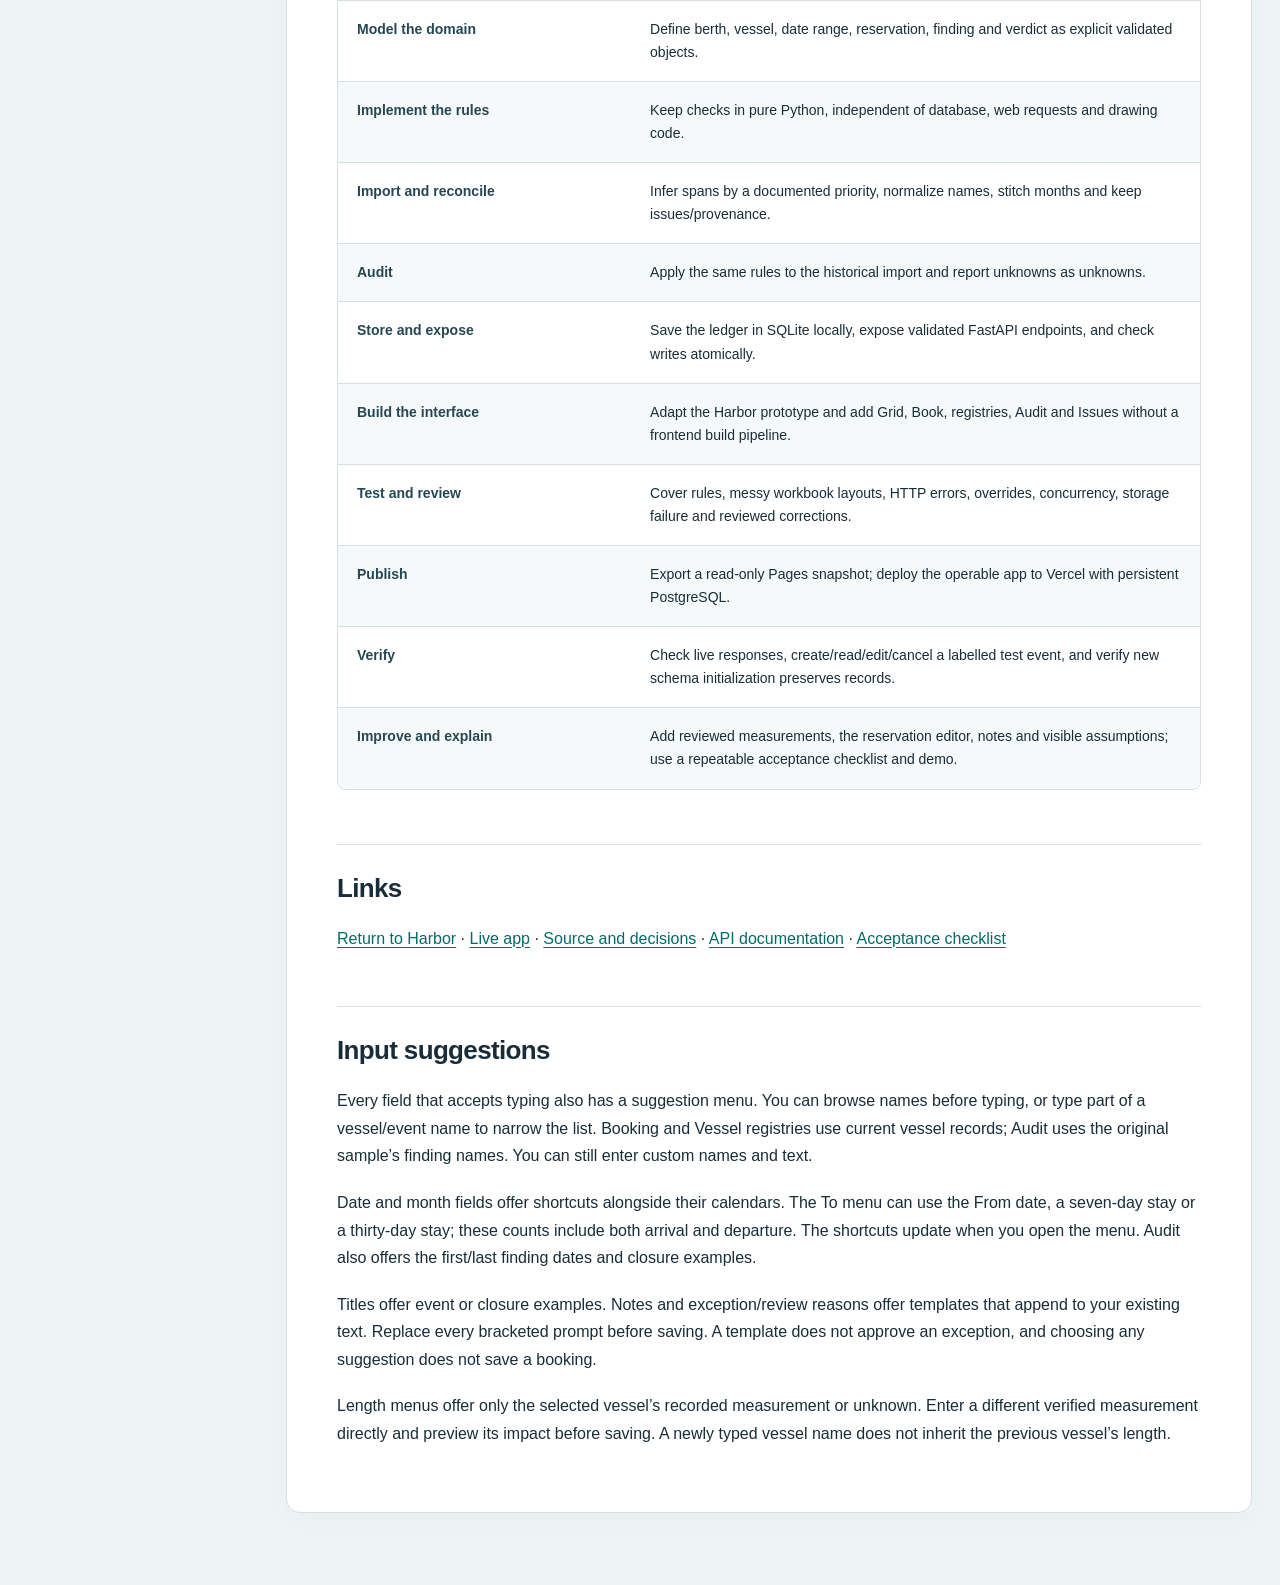
<file: site/guide.html>
<!doctype html><html lang="en"><head><meta charset="utf-8"><meta name="viewport" content="width=device-width,initial-scale=1"><title>Dock Scheduler · Guide and assumptions</title><style>
:root{--ink:#182d39;--muted:#566772;--teal:#006b68;--line:#d4e0e4;--paper:#fff;--wash:#eef3f4;color-scheme:light}
*{box-sizing:border-box}html{scroll-behavior:smooth;scroll-padding-top:28px}
body{margin:0;background:var(--wash);color:var(--ink);font:16px/1.72 -apple-system,BlinkMacSystemFont,"Segoe UI",sans-serif}
.top{background:#142e3c;color:#fff;padding:20px max(28px,calc((100vw - 1380px)/2));display:flex;align-items:center;justify-content:space-between;gap:16px}
.brand{font-size:16px;font-weight:700;letter-spacing:.03em}.brand span{display:block;font-size:11px;font-weight:500;letter-spacing:.17em;text-transform:uppercase;color:#9dcaca;margin-top:3px}
.top nav{display:flex;gap:18px;flex-wrap:wrap}.top a{color:#fff;font-size:14px;text-decoration:none}.top a[aria-current]{border-bottom:2px solid #73c6bf}
.layout{max-width:1380px;margin:auto;padding:38px 28px 72px;display:grid;grid-template-columns:220px minmax(0,1fr);gap:38px;align-items:start}
.toc{position:sticky;top:24px;font-size:13px;line-height:1.55}.toc h2{font-size:11px;letter-spacing:.12em;text-transform:uppercase;color:var(--muted);margin:0 0 16px}.toc a{display:block;color:var(--muted);padding:7px 0;text-decoration:none}.toc a:hover{color:var(--teal)}
main{background:var(--paper);padding:46px 50px;border:1px solid var(--line);border-radius:14px;min-width:0;box-shadow:0 8px 30px #16384406}
.tools{display:flex;gap:10px;flex-wrap:wrap;margin-bottom:32px;font-size:12px}.tools a,.tools button{font:inherit;color:var(--teal);border:1px solid #bdd4d1;background:#f5faf9;border-radius:6px;padding:8px 12px;text-decoration:none;cursor:pointer}
h1,h2,h3{line-height:1.2;letter-spacing:-.025em}h1{font-size:39px;margin:0 0 16px;max-width:760px;font-weight:750}h1+p{font-size:13px;color:var(--muted);margin:0 0 30px}
h2{font-size:26px;margin:54px 0 21px;padding-top:28px;border-top:1px solid var(--line)}h3{font-size:20px;margin:32px 0 12px}p{margin:14px 0 19px}h2+p,h3+p{margin-top:0}
a{color:var(--teal);text-decoration-thickness:1px;text-underline-offset:3px;overflow-wrap:anywhere}a:hover{color:#043f49}a:focus-visible,button:focus-visible{outline:3px solid #c8752b;outline-offset:4px}
pre{overflow:auto;padding:18px;background:#eef3f5;border-radius:8px;line-height:1.5}pre code{padding:0;white-space:pre}strong{font-weight:700}code{font-size:.86em;padding:2px 5px;border-radius:4px;background:#eef3f5;overflow-wrap:anywhere}li{padding:0 0 10px 5px}ul,ol{padding-left:24px}
.table-wrap{border:1px solid var(--line);border-radius:8px;overflow:hidden;margin:22px 0 26px}table{width:100%;border-collapse:collapse;table-layout:fixed;font-size:14px;line-height:1.65}th,td{padding:17px 19px;text-align:left;vertical-align:top;overflow-wrap:anywhere}th{background:#183c47;color:#fff;font-weight:650;font-size:13px}th:first-child,td:first-child{width:34%}td{border-top:1px solid var(--line)}tbody tr:nth-child(even){background:#f6f9f9}td:first-child{color:#244753;font-weight:550}
.footer{font-size:12px;color:var(--muted);border-top:1px solid var(--line);padding-top:20px;margin-top:44px}
@media(max-width:1100px){.layout{grid-template-columns:175px minmax(0,1fr);gap:24px}main{padding:36px 30px}h1{font-size:34px}.toc{font-size:12px}}
@media(max-width:800px){.layout{display:block;padding:20px 16px 48px}.toc{position:static;margin-bottom:22px}.toc h2{margin-bottom:8px}.toc a{display:inline-block;margin-right:16px;padding:4px 0}.top{padding:18px 20px}.top nav{gap:12px}main{padding:28px 24px}h1{font-size:30px}h2{font-size:23px;margin-top:38px}}
@media(max-width:550px){body{font-size:15px}.top{align-items:flex-start;flex-direction:column}main{padding:25px 18px}.table-wrap{border:0}table,tbody,tr,td{display:block;width:100%}thead{display:none}tr{border:1px solid var(--line);border-radius:8px;overflow:hidden;margin-bottom:14px}td:first-child{width:100%;background:#eaf2f2}td{border:0;padding:14px 16px}td+td{border-top:1px solid var(--line)}td::before{content:attr(data-label);display:block;font-size:10px;text-transform:uppercase;letter-spacing:.08em;color:var(--muted);margin-bottom:7px}h1{font-size:28px}}
@media print{@page{size:A4;margin:17mm}body{background:white;font-size:10pt;line-height:1.5}.top,.toc,.tools{display:none}.layout{display:block;margin:0;padding:0;max-width:none}main{border:0;box-shadow:none;border-radius:0;padding:0}h1{font-size:25pt}h2{font-size:17pt;margin-top:24pt;padding-top:12pt}h3{font-size:13pt}h1,h2,h3{break-after:avoid}table{font-size:9pt;line-height:1.4}th,td{padding:8pt}tr{break-inside:avoid}th{background:#e8eff0;color:var(--ink)}.table-wrap{overflow:visible;border-radius:0}a{color:#164e5c}p,li{orphans:3;widows:3}.footer{font-size:8pt}}
</style></head><body>
    <header class="top"><div class="brand">Dock Scheduler<span>Guide and assumptions</span></div><nav><a href="index.html#harbor">Harbor</a><a href="guide.html">Guide</a><a href="acceptance.html">Acceptance tests</a></nav></header>
    <div class="layout"><aside class="toc"><h2>In this document</h2><nav aria-label="Contents"><a href="#start-here">Start here</a><a href="#the-website-side-by-side">The website, side by side</a><a href="#personalizing-audit">Personalizing Audit</a><a href="#why-the-rules-use-three-answers">Why the rules use three answers</a><a href="#correcting-a-measurement">Correcting a measurement</a><a href="#rules-and-assumptions">Rules and assumptions</a><a href="#what-the-imported-history-proves">What the imported history proves</a><a href="#engineering-sequence">Engineering sequence</a><a href="#links">Links</a><a href="#input-suggestions">Input suggestions</a></nav></aside><main><div class="tools"><a href="guide.md" download>Download Markdown</a><button onclick="window.print()" type="button">Print / Save PDF</button></div><h1 id="dock-scheduler-how-it-works">Dock Scheduler: how it works</h1>
<p>Dock Scheduler manages vessels, events and closures across berths of different lengths. It checks the requested days, explains fit and capacity problems, and keeps the reason for an accepted exception. The Harbor view makes known dimensions visible; the Grid retains the familiar month schedule. The live app saves bookings in PostgreSQL through a Python API on Vercel.</p>
<h2 id="start-here">Start here</h2>
<ol><li>Open Schedule (Harbor is the default layout) and choose <strong>Fit example · 2010</strong>. R/V Clear Tern is 120 ft long on the 75 ft North Pier Face: it overhangs by 45 ft.</li><li>Choose <strong>Sample history</strong> for 12 July 2017. Utility work closes South Float East while OSV Amber Reef is scheduled there.</li><li>Open Book to check a proposed reservation or ask for alternatives. Check and Suggest do not save anything.</li><li>Use Vessel registries to find dimensions and open the source workbook. Review length previews a correction and shows its impact on existing bookings.</li></ol>
<h2 id="the-website-side-by-side">The website, side by side</h2>
<div class="table-wrap"><table><thead><tr><th scope="col">View or action</th><th scope="col">What happens underneath</th></tr></thead><tbody><tr><td data-label="View or action">Harbor</td><td data-label="What happens underneath">The default Schedule layout. Python supplies occupants and findings. SVG draws known vessel and berth lengths on one scale. Location and hull width are illustrative; unknown lengths use a dashed 40 ft drawing placeholder.</td></tr><tr><td data-label="View or action">Grid</td><td data-label="What happens underneath">Choose Grid in the Schedule layout switch. Reservations appear as month bars. Select a bar to inspect, edit or cancel it. Use arrow keys within the day cells, then Enter to start a booking. Imported notes appear below the grid.</td></tr><tr><td data-label="View or action">Side by side</td><td data-label="What happens underneath">Grid and Harbor share one selected day. Choose a day number in Grid or change the Harbor date; both follow. Changing months clamps the selected day to the month’s last day. The views sit next to each other on wide screens and stack on phones.</td></tr><tr><td data-label="View or action">Book</td><td data-label="What happens underneath">FastAPI validates the input; one Python rules engine returns OK, CONFLICT or UNKNOWN. Saving repeats the decision inside a write transaction. A blocking result requires an override reason.</td></tr><tr><td data-label="View or action">Suggestions</td><td data-label="What happens underneath">The same rules evaluate available alternatives, ranked by berth length. An UNKNOWN option still needs measurements or an explicit override.</td></tr><tr><td data-label="View or action">Reservation editing</td><td data-label="What happens underneath">Dates, berth and status are rechecked. A reason from an earlier booking does not cover a new conflicting edit. Notes-only changes can be saved even when historical dimensions are missing.</td></tr><tr><td data-label="View or action">Vessel registries</td><td data-label="What happens underneath">Search names, length, draft, operator and notes. A length correction previews affected stays and neighbours. Blocking outcomes require a review reason, saved alongside the measurement and findings. A changed schedule invalidates an old acknowledgement.</td></tr><tr><td data-label="View or action">Measurement history</td><td data-label="What happens underneath">The registry&#x27;s Review length dialog shows previous corrections and reasons. A reservation&#x27;s details show its own vessel&#x27;s measurement reviews. This is a focused measurement record, not a complete user-attributed edit log.</td></tr><tr><td data-label="View or action">Audit</td><td data-label="What happens underneath">Filter the original workbook’s findings by vessel/event name, berth, inclusive dates and finding type. Counts describe matching findings. Remember filters on this browser is optional. A separate whole-workbook reference retains the global totals. Later live edits appear in Grid and Harbor, not this historical report.</td></tr><tr><td data-label="View or action">Issues</td><td data-label="What happens underneath">Source locations and explanations for ambiguous or malformed workbook data. Imported operational notes remain context rather than reservations.</td></tr></tbody></table></div>
<h2 id="personalizing-audit">Personalizing Audit</h2>
<p>Combine any of the five filters to answer a specific question. For example, choose <strong>South Float East</strong>, <strong>Closure overlap</strong>, and <strong>11–15 July 2017</strong> to isolate Utility work and OSV Amber Reef. Search accepts either vessel or event names. Confirmed conflicts and Missing evidence provide quick shortcuts; <strong>Clear filters</strong> resets the entire selection.</p>
<p>Check <strong>Remember my filters on this browser</strong> to restore your selection after reloading. Uncheck it to forget the saved selection. A storage restriction does not stop filtering. An invalid date range displays an explanation and retains the last valid results.</p>
<p>Findings have different units: a fit finding describes a stay, while a shared-capacity finding describes a berth-day. One stay can have more than one finding. The whole-workbook reference is intentionally unaffected by filters. <strong>Open these dates in Grid + Harbor</strong> opens the current ledger for comparison; later live edits can differ from the original historical evidence.</p>
<h2 id="why-the-rules-use-three-answers">Why the rules use three answers</h2>
<p><strong>OK</strong> means the modeled checks pass with the necessary evidence. <strong>CONFLICT</strong> means a definite rule is violated. <strong>UNKNOWN</strong> means a required measurement is missing. Unknown does not mean free or safe. If known measurements already prove an overload, the answer remains CONFLICT even when another measurement is absent.</p>
<p>A long pier can hold multiple vessels. On a 410 ft face, 274 ft and 100 ft vessels use <code>(274 + 10) + (100 + 10) = 394 ft</code> together. Adding a 60 ft vessel raises use to 464 ft, exceeding capacity by 54 ft. A lone vessel is checked against berth length without the shared-occupancy clearance allowance.</p>
<h2 id="correcting-a-measurement">Correcting a measurement</h2>
<p>Choose Review length in the registry, enter the corrected length (or leave it blank for unknown), then Preview impact. The list shows each affected booking&#x27;s before/after verdict. If blocking findings remain, explain the source of the correction and how the bookings will be handled. Save reviewed measurement records both the fact and its review atomically. It does not cancel, move or approve those reservations automatically; resolve them through the reservation editor. If another edit changes the relevant schedule, review the refreshed findings before saving.</p>
<h2 id="rules-and-assumptions">Rules and assumptions</h2>
<ol><li>Dates are inclusive: the 3rd through the 5th occupies three days. Two reservations sharing the 5th overlap.</li><li>Reservations have dates, not times. Arrival/departure times are annotations.</li><li>Initial berth lengths come from the spreadsheet labels. Group rows without dimensions keep an unknown capacity.</li><li>The six named faces and floats use shared linear capacity: vessels can tie up end to end. The imported group rows also use linear capacity with unknown lengths; the engine separately supports exclusive slips.</li><li>Shared occupancy charges each vessel its length plus 10 ft clearance. A lone vessel is checked for fit only.</li><li>Events occupy a whole berth. Closures prohibit other use; two closures may overlap.</li><li>Initial vessel lengths come from Science and Yachts. Conflicting measurements remain unknown. Human corrections use the reviewed measurement workflow.</li><li>Vessel identity uses normalized names and type prefixes, not an official global vessel identifier. Case and equivalent OS/V punctuation are folded together.</li><li>Missing required measurements block saving as UNKNOWN until corrected or explicitly overridden. A known overload is always a conflict.</li><li>Historical spans inferred from color or repeated names retain source references and an explanation in the reservation details.</li><li>Matching stays continuing across a month boundary are stitched into one reservation.</li><li>The two 2018-labelled blocks on the 2010 sheet are interpreted as November and December 2010, with the correction logged.</li><li>Repeated month blocks are skipped and logged.</li><li>Text in headers, unlabelled rows or outside day columns is logged instead of becoming a reservation.</li><li>Operational notes and unclassified text become annotations; uncertainty is recorded in Issues.</li><li>The 8YR Dock Summary is reference material because it cannot be reproduced exactly from the grids.</li><li>Tours are stored as visits and do not consume berth capacity; there is no separate tours screen.</li><li>This is a shared synthetic demo without sign-in. Writes are serialized for consistent booking decisions. General reservation edits have no per-user ownership or full edit history.</li><li>Draft, water depth, times of day and a physical rafting model are outside this version&#x27;s rules. Actual operations need these assumptions validated with the dock coordinator.</li><li>A cancelled reservation occupies nothing. Restoring it to an active status is checked again.</li></ol>
<h2 id="what-the-imported-history-proves">What the imported history proves</h2>
<p>The workbook covers 1997–2019. The importer encountered 2,244 runs, excluded 80 outside day columns and read 2,164. It skipped fourteen repeated-month runs, separated 46 annotations and performed 122 joins, leaving 1,982 reservations. There are 1,927 vessel stays, 33 events and 22 closures.</p>
<p>Only 33 vessel stays have a known vessel length: 98.3% are unknown. Nine reservation records involving five distinct vessels fail individual fit; twelve shared berth-days are unverifiable and one vessel stay overlaps a closure. Zero detected arithmetic overloads does not prove the historical schedule was valid. The 575-vessel registry initially contains 158 known lengths; live corrections may change that count.</p>
<h2 id="engineering-sequence">Engineering sequence</h2>
<div class="table-wrap"><table><thead><tr><th scope="col">Stage</th><th scope="col">Work and reason</th></tr></thead><tbody><tr><td data-label="Stage">Understand the brief</td><td data-label="Work and reason">Translate the request into book/check/save/reject/history behavior and documented assumptions.</td></tr><tr><td data-label="Stage">Inspect the source</td><td data-label="Work and reason">Study layout eras, duplicated berth rows, notes, missing dimensions and inconsistent summary totals.</td></tr><tr><td data-label="Stage">Model the domain</td><td data-label="Work and reason">Define berth, vessel, date range, reservation, finding and verdict as explicit validated objects.</td></tr><tr><td data-label="Stage">Implement the rules</td><td data-label="Work and reason">Keep checks in pure Python, independent of database, web requests and drawing code.</td></tr><tr><td data-label="Stage">Import and reconcile</td><td data-label="Work and reason">Infer spans by a documented priority, normalize names, stitch months and keep issues/provenance.</td></tr><tr><td data-label="Stage">Audit</td><td data-label="Work and reason">Apply the same rules to the historical import and report unknowns as unknowns.</td></tr><tr><td data-label="Stage">Store and expose</td><td data-label="Work and reason">Save the ledger in SQLite locally, expose validated FastAPI endpoints, and check writes atomically.</td></tr><tr><td data-label="Stage">Build the interface</td><td data-label="Work and reason">Adapt the Harbor prototype and add Grid, Book, registries, Audit and Issues without a frontend build pipeline.</td></tr><tr><td data-label="Stage">Test and review</td><td data-label="Work and reason">Cover rules, messy workbook layouts, HTTP errors, overrides, concurrency, storage failure and reviewed corrections.</td></tr><tr><td data-label="Stage">Publish</td><td data-label="Work and reason">Export a read-only Pages snapshot; deploy the operable app to Vercel with persistent PostgreSQL.</td></tr><tr><td data-label="Stage">Verify</td><td data-label="Work and reason">Check live responses, create/read/edit/cancel a labelled test event, and verify new schema initialization preserves records.</td></tr><tr><td data-label="Stage">Improve and explain</td><td data-label="Work and reason">Add reviewed measurements, the reservation editor, notes and visible assumptions; use a repeatable acceptance checklist and demo.</td></tr></tbody></table></div>
<h2 id="links">Links</h2>
<p><a href="index.html#harbor">Return to Harbor</a> · <a href="https://dock-scheduler-henna.vercel.app/">Live app</a> · <a href="https://github.com/broccolibabe0711/dock-scheduler">Source and decisions</a> · <a href="https://dock-scheduler-henna.vercel.app/docs">API documentation</a> · <a href="acceptance.html">Acceptance checklist</a></p>
<h2 id="input-suggestions">Input suggestions</h2>
<p>Every field that accepts typing also has a suggestion menu. You can browse names before typing, or type part of a vessel/event name to narrow the list. Booking and Vessel registries use current vessel records; Audit uses the original sample’s finding names. You can still enter custom names and text.</p>
<p>Date and month fields offer shortcuts alongside their calendars. The To menu can use the From date, a seven-day stay or a thirty-day stay; these counts include both arrival and departure. The shortcuts update when you open the menu. Audit also offers the first/last finding dates and closure examples.</p>
<p>Titles offer event or closure examples. Notes and exception/review reasons offer templates that append to your existing text. Replace every bracketed prompt before saving. A template does not approve an exception, and choosing any suggestion does not save a booking.</p>
<p>Length menus offer only the selected vessel’s recorded measurement or unknown. Enter a different verified measurement directly and preview its impact before saving. A newly typed vessel name does not inherit the previous vessel’s length.</p></main></div></body></html>
</file>
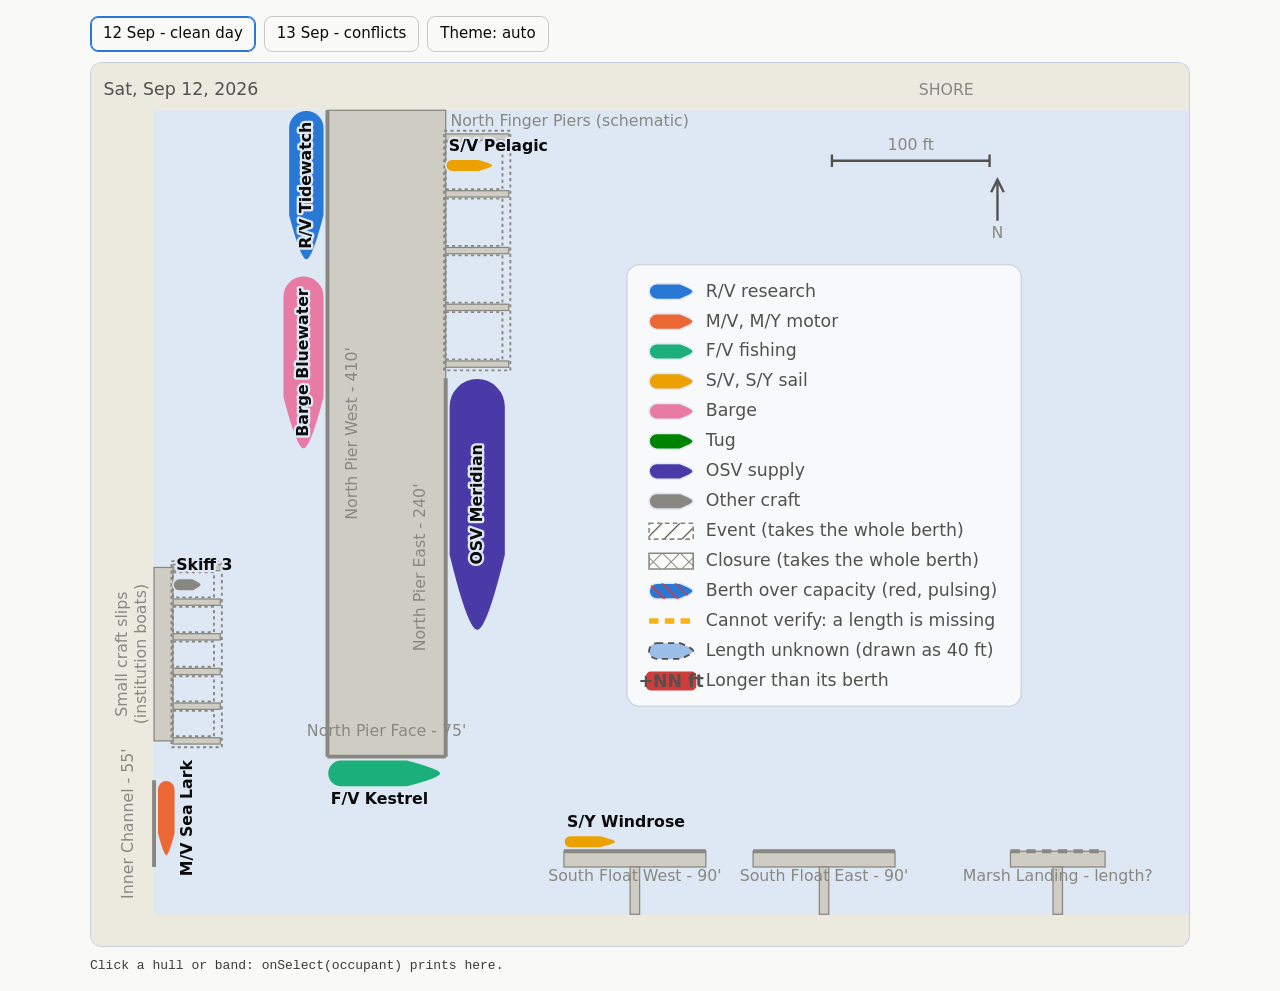
<file: site/harbor-demo.html>
<!DOCTYPE html>
<html lang="en">
<head>
<meta charset="utf-8">
<meta name="viewport" content="width=device-width, initial-scale=1">
<meta name="color-scheme" content="light dark">
<title>harbor.js demo</title>
<style>
  body { margin: 0; padding: 16px; font: 15px/1.45 system-ui, -apple-system, "Segoe UI", sans-serif;
         background: #f9f9f7; color: #0b0b0b; }
  :root[data-theme="dark"] body { background: #0d0d0d; color: #fff; }
  @media (prefers-color-scheme: dark) { :root:not([data-theme="light"]) body { background: #0d0d0d; color: #fff; } }
  .wrap { max-width: 1100px; margin: 0 auto; }
  .row { display: flex; gap: 8px; flex-wrap: wrap; align-items: center; margin: 0 0 10px; }
  button { font: inherit; padding: 6px 12px; border-radius: 8px; border: 1px solid rgba(128,128,128,.4);
           background: transparent; color: inherit; cursor: pointer; }
  button[aria-pressed="true"] { border-color: #2a78d6; box-shadow: inset 0 0 0 1px #2a78d6; }
  pre { font-size: 13px; white-space: pre-wrap; margin: 10px 0 0; opacity: .8; }
</style>
</head>
<body>
<div class="wrap">
  <div class="row">
    <button id="dayA" aria-pressed="true">12 Sep - clean day</button>
    <button id="dayB" aria-pressed="false">13 Sep - conflicts</button>
    <button id="theme">Theme: auto</button>
  </div>
  <div id="harbor"></div>
  <pre id="out">Click a hull or band: onSelect(occupant) prints here.</pre>
</div>

<script src="harbor.js"></script>
<script>
'use strict';
// Sample data in the shapes the app passes (see /api/berths and /api/loads). "Marsh Landing"
// is not one of the named places, so it is stacked along the south shore as an unknown berth.
const BERTHS = [
  { id: 1, name: 'North Pier West', length_ft: 410, capacity_mode: 'linear' },
  { id: 2, name: 'North Pier Face', length_ft: 75, capacity_mode: 'linear' },
  { id: 3, name: 'North Pier East', length_ft: 240, capacity_mode: 'linear' },
  { id: 4, name: 'Inner Channel', length_ft: 55, capacity_mode: 'linear' },
  { id: 5, name: 'South Float West', length_ft: 90, capacity_mode: 'linear' },
  { id: 6, name: 'South Float East', length_ft: 90, capacity_mode: 'linear' },
  { id: 7, name: 'North Finger Piers', length_ft: null, capacity_mode: 'exclusive' },
  { id: 8, name: 'Small craft slips (institution boats)', length_ft: null, capacity_mode: 'exclusive' },
  { id: 9, name: 'Marsh Landing', length_ft: null, capacity_mode: 'linear' },
];
const stay = (id, name, length_ft, start, end, extra) =>
  Object.assign({ id, name, kind: 'vessel', length_ft, start, end, status: 'confirmed' }, extra);

const tidewatch = stay(101, 'R/V Tidewatch', 95, '2026-09-10', '2026-09-16');
const bluewater = stay(102, 'Barge Bluewater', 110, '2026-09-11', '2026-09-15');
const meridian  = stay(103, 'OSV Meridian', 160, '2026-09-08', '2026-09-20');
const windrose  = stay(106, 'S/Y Windrose', 33, '2026-09-01', '2026-09-30');
const pelagic   = stay(107, 'S/V Pelagic', 30, '2026-09-03', '2026-09-19');
const skiff     = stay(109, 'Skiff 3', 18, '2026-09-12', '2026-09-13');

const DAYS = {
  A: { day: '2026-09-12', occupants: {
        1: [tidewatch, bluewater], 2: [stay(104, 'F/V Kestrel', 72, '2026-09-08', '2026-09-12')], 3: [meridian],
        4: [stay(105, 'M/V Sea Lark', 48, '2026-09-12', '2026-09-12')], 5: [windrose], 7: [pelagic], 8: [skiff] },
       flags: {} },
  B: { day: '2026-09-13', occupants: {
        1: [tidewatch, bluewater, stay(110, 'OSV Deep Anchor', 210, '2026-09-13', '2026-09-26')],  // 95+110+210 > 410
        2: [stay(111, 'R/V Coral Warden', 120, '2026-09-13', '2026-09-15')],                        // 120' on a 75' face
        3: [meridian, stay(112, 'Tug Grit', null, '2026-09-13', '2026-09-14')],                     // a length is missing
        4: [{ id: 114, name: 'Dredging', kind: 'closure', length_ft: null, start: '2026-09-13', end: '2026-09-20', status: 'confirmed' }],
        5: [windrose],
        6: [{ id: 113, name: 'Community sail day', kind: 'event', length_ft: null, start: '2026-09-13', end: '2026-09-13', status: 'confirmed' }],
        7: [pelagic, stay(108, 'S/V Marlin', 38, '2026-09-13', '2026-09-30')],                      // two boats, one slip
        8: [skiff],
        9: [stay(115, 'M/Y Halcyon', 55, '2026-09-13', '2026-09-14', { status: 'planned' })] },
       flags: { overCapacity: new Set([1, 7]), unverifiable: new Set([3]), misfits: new Set([111]), unknownLength: new Set([112]) } },
};

const view = Harbor.create(document.getElementById('harbor'), {
  onSelect: occ => { document.getElementById('out').textContent = 'onSelect: ' + JSON.stringify(occ); },
});
view.setBerths(BERTHS);
function show(key) {
  const d = DAYS[key];
  view.setDay(d.day, d.occupants, d.flags);
  document.getElementById('dayA').setAttribute('aria-pressed', key === 'A');
  document.getElementById('dayB').setAttribute('aria-pressed', key === 'B');
}
document.getElementById('dayA').addEventListener('click', () => show('A'));
document.getElementById('dayB').addEventListener('click', () => show('B'));
setTimeout(() => show('A'), 50);                          // a beat later, so the first hulls visibly sail in

// Theme button: auto -> dark -> light -> auto, via data-theme on <html>, which harbor.js honours.
const THEMES = ['auto', 'dark', 'light'];
document.getElementById('theme').addEventListener('click', ev => {
  const next = THEMES[(THEMES.indexOf(document.documentElement.dataset.theme || 'auto') + 1) % THEMES.length];
  if (next === 'auto') delete document.documentElement.dataset.theme; else document.documentElement.dataset.theme = next;
  ev.target.textContent = 'Theme: ' + next;
});
</script>
</body>
</html>
</file>
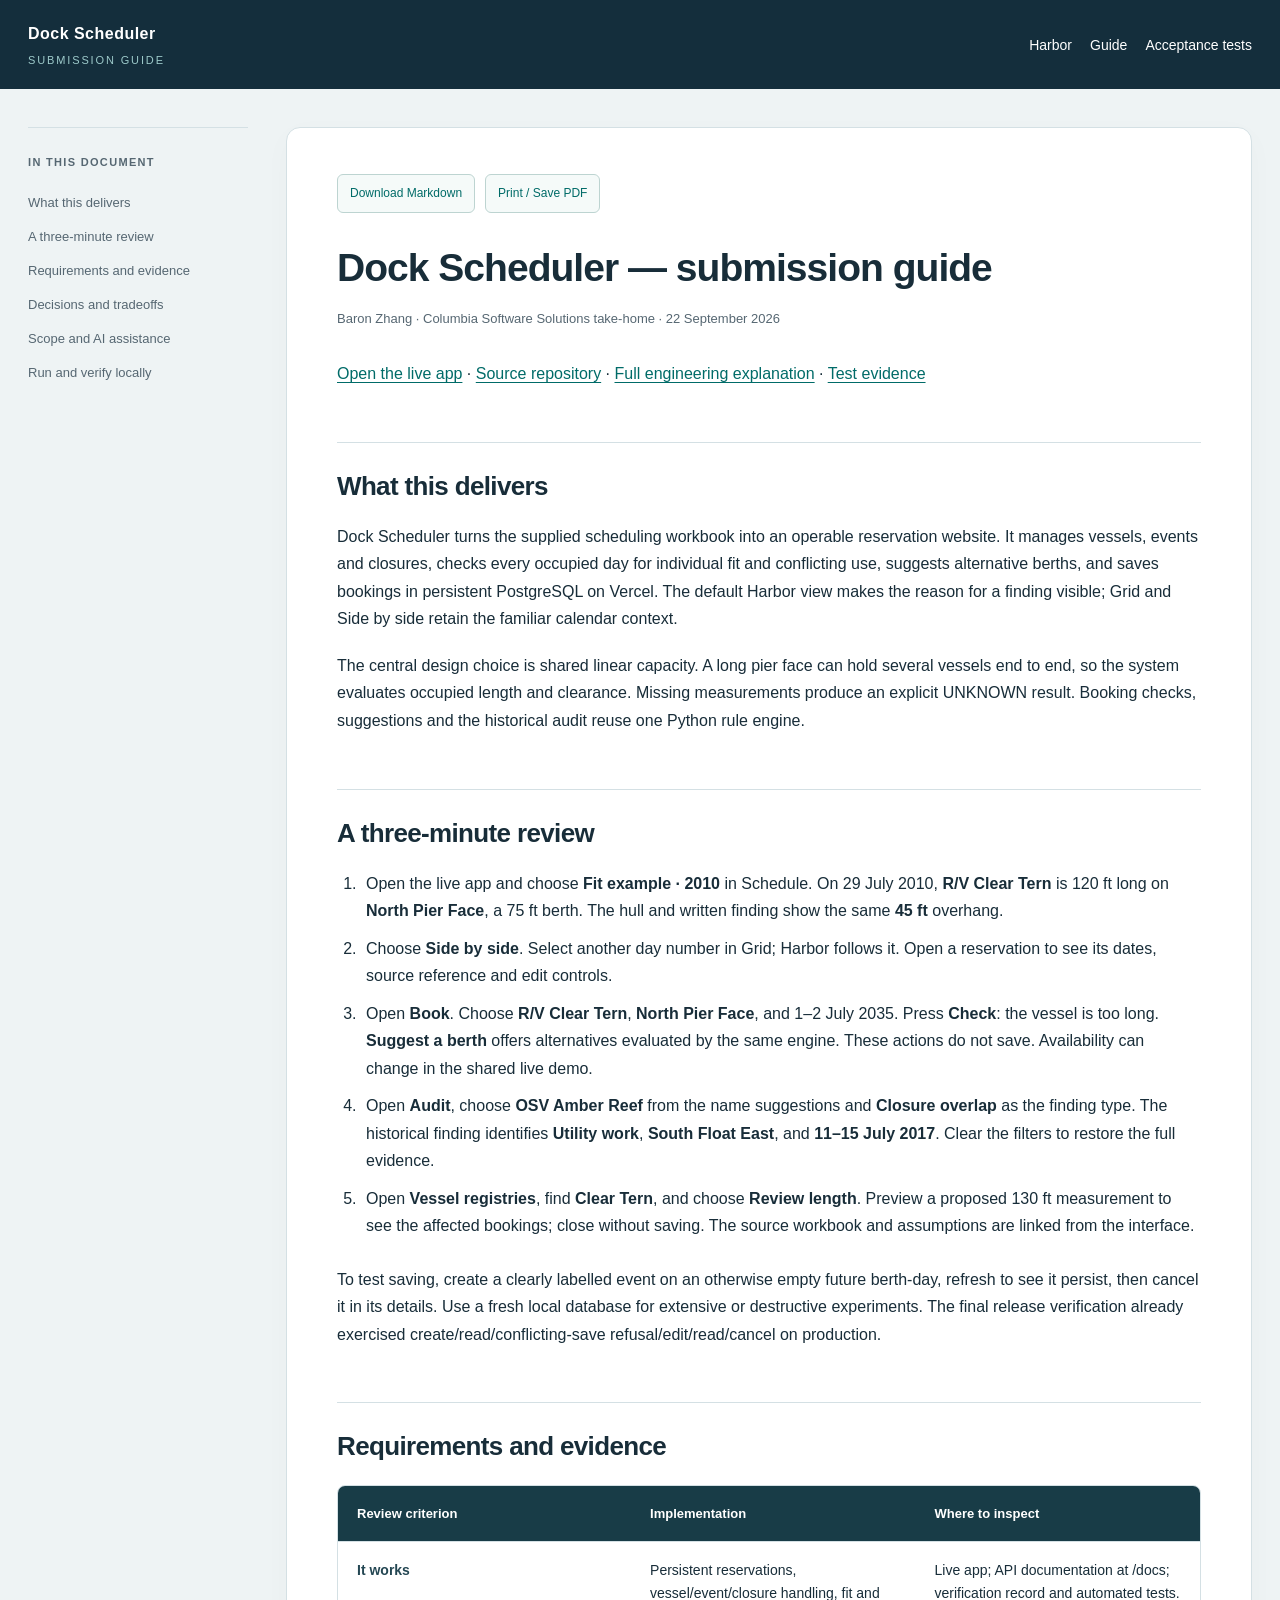
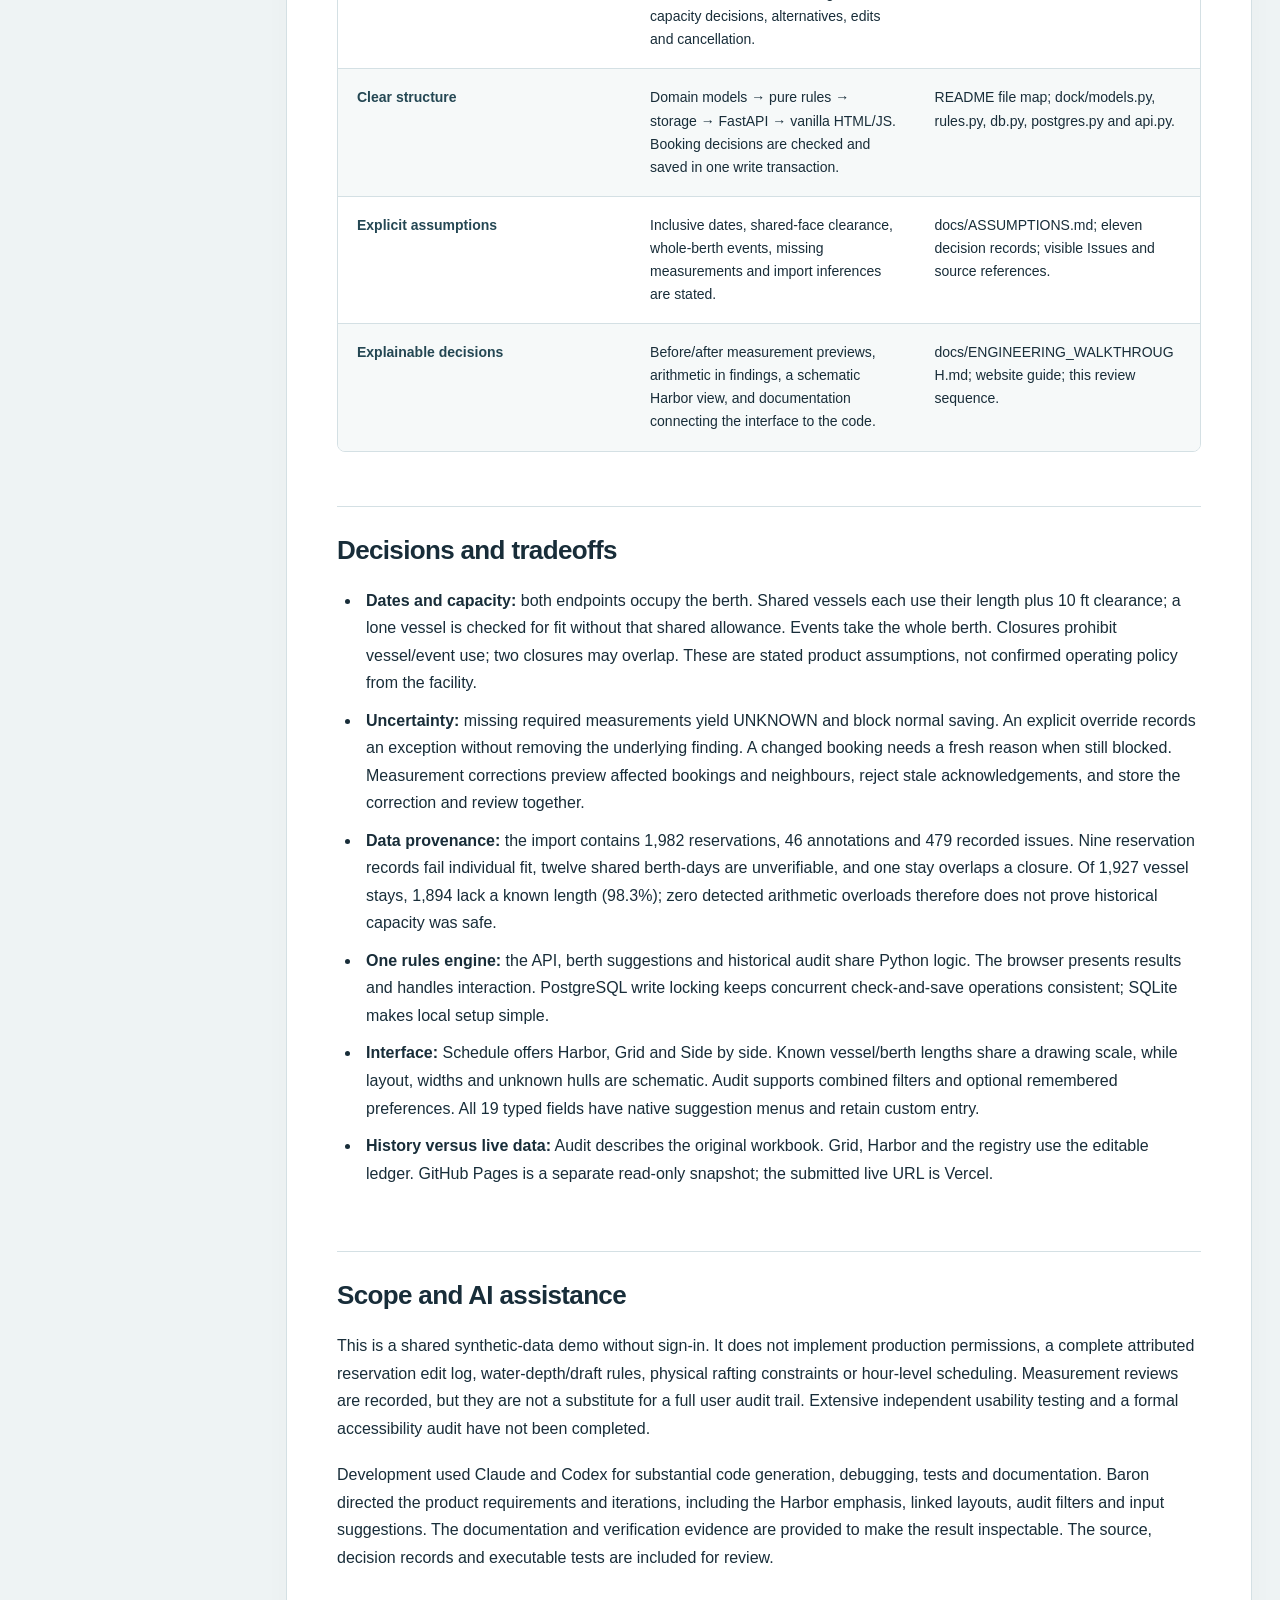
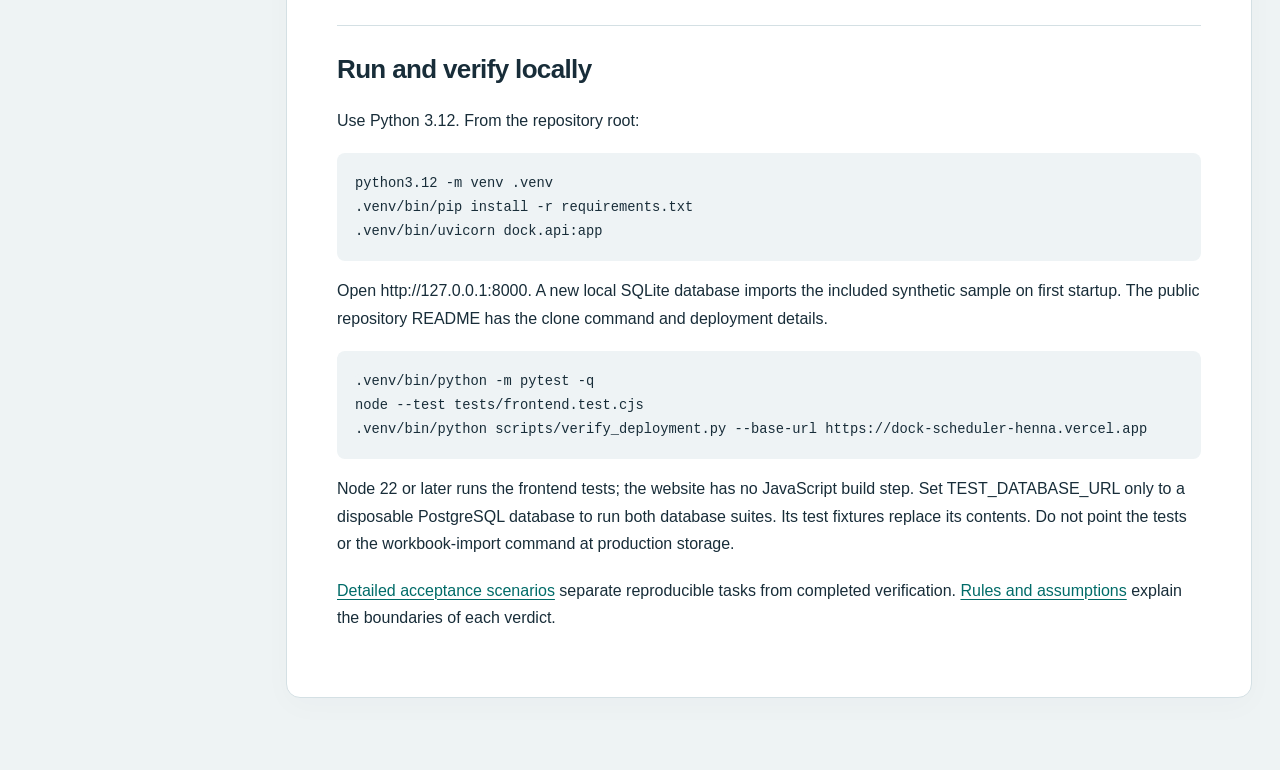
<file: site/submission.html>
<!doctype html><html lang="en"><head><meta charset="utf-8"><meta name="viewport" content="width=device-width,initial-scale=1"><title>Dock Scheduler · Submission guide</title><style>
:root{--ink:#182d39;--muted:#566772;--teal:#006b68;--line:#d4e0e4;--paper:#fff;--wash:#eef3f4;color-scheme:light}
*{box-sizing:border-box}html{scroll-behavior:smooth;scroll-padding-top:28px}
body{margin:0;background:var(--wash);color:var(--ink);font:16px/1.72 -apple-system,BlinkMacSystemFont,"Segoe UI",sans-serif}
.top{background:#142e3c;color:#fff;padding:20px max(28px,calc((100vw - 1380px)/2));display:flex;align-items:center;justify-content:space-between;gap:16px}
.brand{font-size:16px;font-weight:700;letter-spacing:.03em}.brand span{display:block;font-size:11px;font-weight:500;letter-spacing:.17em;text-transform:uppercase;color:#9dcaca;margin-top:3px}
.top nav{display:flex;gap:18px;flex-wrap:wrap}.top a{color:#fff;font-size:14px;text-decoration:none}.top a[aria-current]{border-bottom:2px solid #73c6bf}
.layout{max-width:1380px;margin:auto;padding:38px 28px 72px;display:grid;grid-template-columns:220px minmax(0,1fr);gap:38px;align-items:start}
.toc{position:sticky;top:24px;font-size:13px;line-height:1.55}.toc h2{font-size:11px;letter-spacing:.12em;text-transform:uppercase;color:var(--muted);margin:0 0 16px}.toc a{display:block;color:var(--muted);padding:7px 0;text-decoration:none}.toc a:hover{color:var(--teal)}
main{background:var(--paper);padding:46px 50px;border:1px solid var(--line);border-radius:14px;min-width:0;box-shadow:0 8px 30px #16384406}
.tools{display:flex;gap:10px;flex-wrap:wrap;margin-bottom:32px;font-size:12px}.tools a,.tools button{font:inherit;color:var(--teal);border:1px solid #bdd4d1;background:#f5faf9;border-radius:6px;padding:8px 12px;text-decoration:none;cursor:pointer}
h1,h2,h3{line-height:1.2;letter-spacing:-.025em}h1{font-size:39px;margin:0 0 16px;max-width:760px;font-weight:750}h1+p{font-size:13px;color:var(--muted);margin:0 0 30px}
h2{font-size:26px;margin:54px 0 21px;padding-top:28px;border-top:1px solid var(--line)}h3{font-size:20px;margin:32px 0 12px}p{margin:14px 0 19px}h2+p,h3+p{margin-top:0}
a{color:var(--teal);text-decoration-thickness:1px;text-underline-offset:3px;overflow-wrap:anywhere}a:hover{color:#043f49}a:focus-visible,button:focus-visible{outline:3px solid #c8752b;outline-offset:4px}
pre{overflow:auto;padding:18px;background:#eef3f5;border-radius:8px;line-height:1.5}pre code{padding:0;white-space:pre}strong{font-weight:700}code{font-size:.86em;padding:2px 5px;border-radius:4px;background:#eef3f5;overflow-wrap:anywhere}li{padding:0 0 10px 5px}ul,ol{padding-left:24px}
.table-wrap{border:1px solid var(--line);border-radius:8px;overflow:hidden;margin:22px 0 26px}table{width:100%;border-collapse:collapse;table-layout:fixed;font-size:14px;line-height:1.65}th,td{padding:17px 19px;text-align:left;vertical-align:top;overflow-wrap:anywhere}th{background:#183c47;color:#fff;font-weight:650;font-size:13px}th:first-child,td:first-child{width:34%}td{border-top:1px solid var(--line)}tbody tr:nth-child(even){background:#f6f9f9}td:first-child{color:#244753;font-weight:550}
.footer{font-size:12px;color:var(--muted);border-top:1px solid var(--line);padding-top:20px;margin-top:44px}
@media(max-width:1100px){.layout{grid-template-columns:175px minmax(0,1fr);gap:24px}main{padding:36px 30px}h1{font-size:34px}.toc{font-size:12px}}
@media(max-width:800px){.layout{display:block;padding:20px 16px 48px}.toc{position:static;margin-bottom:22px}.toc h2{margin-bottom:8px}.toc a{display:inline-block;margin-right:16px;padding:4px 0}.top{padding:18px 20px}.top nav{gap:12px}main{padding:28px 24px}h1{font-size:30px}h2{font-size:23px;margin-top:38px}}
@media(max-width:550px){body{font-size:15px}.top{align-items:flex-start;flex-direction:column}main{padding:25px 18px}.table-wrap{border:0}table,tbody,tr,td{display:block;width:100%}thead{display:none}tr{border:1px solid var(--line);border-radius:8px;overflow:hidden;margin-bottom:14px}td:first-child{width:100%;background:#eaf2f2}td{border:0;padding:14px 16px}td+td{border-top:1px solid var(--line)}td::before{content:attr(data-label);display:block;font-size:10px;text-transform:uppercase;letter-spacing:.08em;color:var(--muted);margin-bottom:7px}h1{font-size:28px}}
@media print{@page{size:A4;margin:17mm}body{background:white;font-size:10pt;line-height:1.5}.top,.toc,.tools{display:none}.layout{display:block;margin:0;padding:0;max-width:none}main{border:0;box-shadow:none;border-radius:0;padding:0}h1{font-size:25pt}h2{font-size:17pt;margin-top:24pt;padding-top:12pt}h3{font-size:13pt}h1,h2,h3{break-after:avoid}table{font-size:9pt;line-height:1.4}th,td{padding:8pt}tr{break-inside:avoid}th{background:#e8eff0;color:var(--ink)}.table-wrap{overflow:visible;border-radius:0}a{color:#164e5c}p,li{orphans:3;widows:3}.footer{font-size:8pt}}
</style></head><body>
    <header class="top"><div class="brand">Dock Scheduler<span>Submission guide</span></div><nav><a href="index.html#harbor">Harbor</a><a href="guide.html">Guide</a><a href="acceptance.html">Acceptance tests</a></nav></header>
    <div class="layout"><aside class="toc"><h2>In this document</h2><nav aria-label="Contents"><a href="#what-this-delivers">What this delivers</a><a href="#a-three-minute-review">A three-minute review</a><a href="#requirements-and-evidence">Requirements and evidence</a><a href="#decisions-and-tradeoffs">Decisions and tradeoffs</a><a href="#scope-and-ai-assistance">Scope and AI assistance</a><a href="#run-and-verify-locally">Run and verify locally</a></nav></aside><main><div class="tools"><a href="submission.md" download>Download Markdown</a><button onclick="window.print()" type="button">Print / Save PDF</button></div><h1 id="dock-scheduler-submission-guide">Dock Scheduler — submission guide</h1>
<p>Baron Zhang · Columbia Software Solutions take-home · 22 September 2026</p>
<p><a href="https://dock-scheduler-henna.vercel.app/">Open the live app</a> · <a href="https://github.com/broccolibabe0711/dock-scheduler">Source repository</a> · <a href="https://github.com/broccolibabe0711/dock-scheduler/blob/main/docs/ENGINEERING_WALKTHROUGH.md">Full engineering explanation</a> · <a href="https://github.com/broccolibabe0711/dock-scheduler/blob/main/docs/SUBMISSION_VERIFICATION.md">Test evidence</a></p>
<h2 id="what-this-delivers">What this delivers</h2>
<p>Dock Scheduler turns the supplied scheduling workbook into an operable reservation website. It manages vessels, events and closures, checks every occupied day for individual fit and conflicting use, suggests alternative berths, and saves bookings in persistent PostgreSQL on Vercel. The default Harbor view makes the reason for a finding visible; Grid and Side by side retain the familiar calendar context.</p>
<p>The central design choice is shared linear capacity. A long pier face can hold several vessels end to end, so the system evaluates occupied length and clearance. Missing measurements produce an explicit UNKNOWN result. Booking checks, suggestions and the historical audit reuse one Python rule engine.</p>
<h2 id="a-three-minute-review">A three-minute review</h2>
<ol><li>Open the live app and choose <strong>Fit example · 2010</strong> in Schedule. On 29 July 2010, <strong>R/V Clear Tern</strong> is 120 ft long on <strong>North Pier Face</strong>, a 75 ft berth. The hull and written finding show the same <strong>45 ft</strong> overhang.</li><li>Choose <strong>Side by side</strong>. Select another day number in Grid; Harbor follows it. Open a reservation to see its dates, source reference and edit controls.</li><li>Open <strong>Book</strong>. Choose <strong>R/V Clear Tern</strong>, <strong>North Pier Face</strong>, and 1–2 July 2035. Press <strong>Check</strong>: the vessel is too long. <strong>Suggest a berth</strong> offers alternatives evaluated by the same engine. These actions do not save. Availability can change in the shared live demo.</li><li>Open <strong>Audit</strong>, choose <strong>OSV Amber Reef</strong> from the name suggestions and <strong>Closure overlap</strong> as the finding type. The historical finding identifies <strong>Utility work</strong>, <strong>South Float East</strong>, and <strong>11–15 July 2017</strong>. Clear the filters to restore the full evidence.</li><li>Open <strong>Vessel registries</strong>, find <strong>Clear Tern</strong>, and choose <strong>Review length</strong>. Preview a proposed 130 ft measurement to see the affected bookings; close without saving. The source workbook and assumptions are linked from the interface.</li></ol>
<p>To test saving, create a clearly labelled event on an otherwise empty future berth-day, refresh to see it persist, then cancel it in its details. Use a fresh local database for extensive or destructive experiments. The final release verification already exercised create/read/conflicting-save refusal/edit/read/cancel on production.</p>
<h2 id="requirements-and-evidence">Requirements and evidence</h2>
<div class="table-wrap"><table><thead><tr><th scope="col">Review criterion</th><th scope="col">Implementation</th><th scope="col">Where to inspect</th></tr></thead><tbody><tr><td data-label="Review criterion">It works</td><td data-label="Implementation">Persistent reservations, vessel/event/closure handling, fit and capacity decisions, alternatives, edits and cancellation.</td><td data-label="Where to inspect">Live app; API documentation at /docs; verification record and automated tests.</td></tr><tr><td data-label="Review criterion">Clear structure</td><td data-label="Implementation">Domain models → pure rules → storage → FastAPI → vanilla HTML/JS. Booking decisions are checked and saved in one write transaction.</td><td data-label="Where to inspect">README file map; dock/models.py, rules.py, db.py, postgres.py and api.py.</td></tr><tr><td data-label="Review criterion">Explicit assumptions</td><td data-label="Implementation">Inclusive dates, shared-face clearance, whole-berth events, missing measurements and import inferences are stated.</td><td data-label="Where to inspect">docs/ASSUMPTIONS.md; eleven decision records; visible Issues and source references.</td></tr><tr><td data-label="Review criterion">Explainable decisions</td><td data-label="Implementation">Before/after measurement previews, arithmetic in findings, a schematic Harbor view, and documentation connecting the interface to the code.</td><td data-label="Where to inspect">docs/ENGINEERING_WALKTHROUGH.md; website guide; this review sequence.</td></tr></tbody></table></div>
<h2 id="decisions-and-tradeoffs">Decisions and tradeoffs</h2>
<ul><li><strong>Dates and capacity:</strong> both endpoints occupy the berth. Shared vessels each use their length plus 10 ft clearance; a lone vessel is checked for fit without that shared allowance. Events take the whole berth. Closures prohibit vessel/event use; two closures may overlap. These are stated product assumptions, not confirmed operating policy from the facility.</li><li><strong>Uncertainty:</strong> missing required measurements yield UNKNOWN and block normal saving. An explicit override records an exception without removing the underlying finding. A changed booking needs a fresh reason when still blocked. Measurement corrections preview affected bookings and neighbours, reject stale acknowledgements, and store the correction and review together.</li><li><strong>Data provenance:</strong> the import contains 1,982 reservations, 46 annotations and 479 recorded issues. Nine reservation records fail individual fit, twelve shared berth-days are unverifiable, and one stay overlaps a closure. Of 1,927 vessel stays, 1,894 lack a known length (98.3%); zero detected arithmetic overloads therefore does not prove historical capacity was safe.</li><li><strong>One rules engine:</strong> the API, berth suggestions and historical audit share Python logic. The browser presents results and handles interaction. PostgreSQL write locking keeps concurrent check-and-save operations consistent; SQLite makes local setup simple.</li><li><strong>Interface:</strong> Schedule offers Harbor, Grid and Side by side. Known vessel/berth lengths share a drawing scale, while layout, widths and unknown hulls are schematic. Audit supports combined filters and optional remembered preferences. All 19 typed fields have native suggestion menus and retain custom entry.</li><li><strong>History versus live data:</strong> Audit describes the original workbook. Grid, Harbor and the registry use the editable ledger. GitHub Pages is a separate read-only snapshot; the submitted live URL is Vercel.</li></ul>
<h2 id="scope-and-ai-assistance">Scope and AI assistance</h2>
<p>This is a shared synthetic-data demo without sign-in. It does not implement production permissions, a complete attributed reservation edit log, water-depth/draft rules, physical rafting constraints or hour-level scheduling. Measurement reviews are recorded, but they are not a substitute for a full user audit trail. Extensive independent usability testing and a formal accessibility audit have not been completed.</p>
<p>Development used Claude and Codex for substantial code generation, debugging, tests and documentation. Baron directed the product requirements and iterations, including the Harbor emphasis, linked layouts, audit filters and input suggestions. The documentation and verification evidence are provided to make the result inspectable. The source, decision records and executable tests are included for review.</p>
<h2 id="run-and-verify-locally">Run and verify locally</h2>
<p>Use Python 3.12. From the repository root:</p>
<pre><code>python3.12 -m venv .venv
.venv/bin/pip install -r requirements.txt
.venv/bin/uvicorn dock.api:app</code></pre>
<p>Open http://127.0.0.1:8000. A new local SQLite database imports the included synthetic sample on first startup. The public repository README has the clone command and deployment details.</p>
<pre><code>.venv/bin/python -m pytest -q
node --test tests/frontend.test.cjs
.venv/bin/python scripts/verify_deployment.py --base-url https://dock-scheduler-henna.vercel.app</code></pre>
<p>Node 22 or later runs the frontend tests; the website has no JavaScript build step. Set TEST_DATABASE_URL only to a disposable PostgreSQL database to run both database suites. Its test fixtures replace its contents. Do not point the tests or the workbook-import command at production storage.</p>
<p><a href="https://dock-scheduler-henna.vercel.app/acceptance.html">Detailed acceptance scenarios</a> separate reproducible tasks from completed verification. <a href="https://dock-scheduler-henna.vercel.app/guide.html#rules-and-assumptions">Rules and assumptions</a> explain the boundaries of each verdict.</p></main></div></body></html>
</file>
